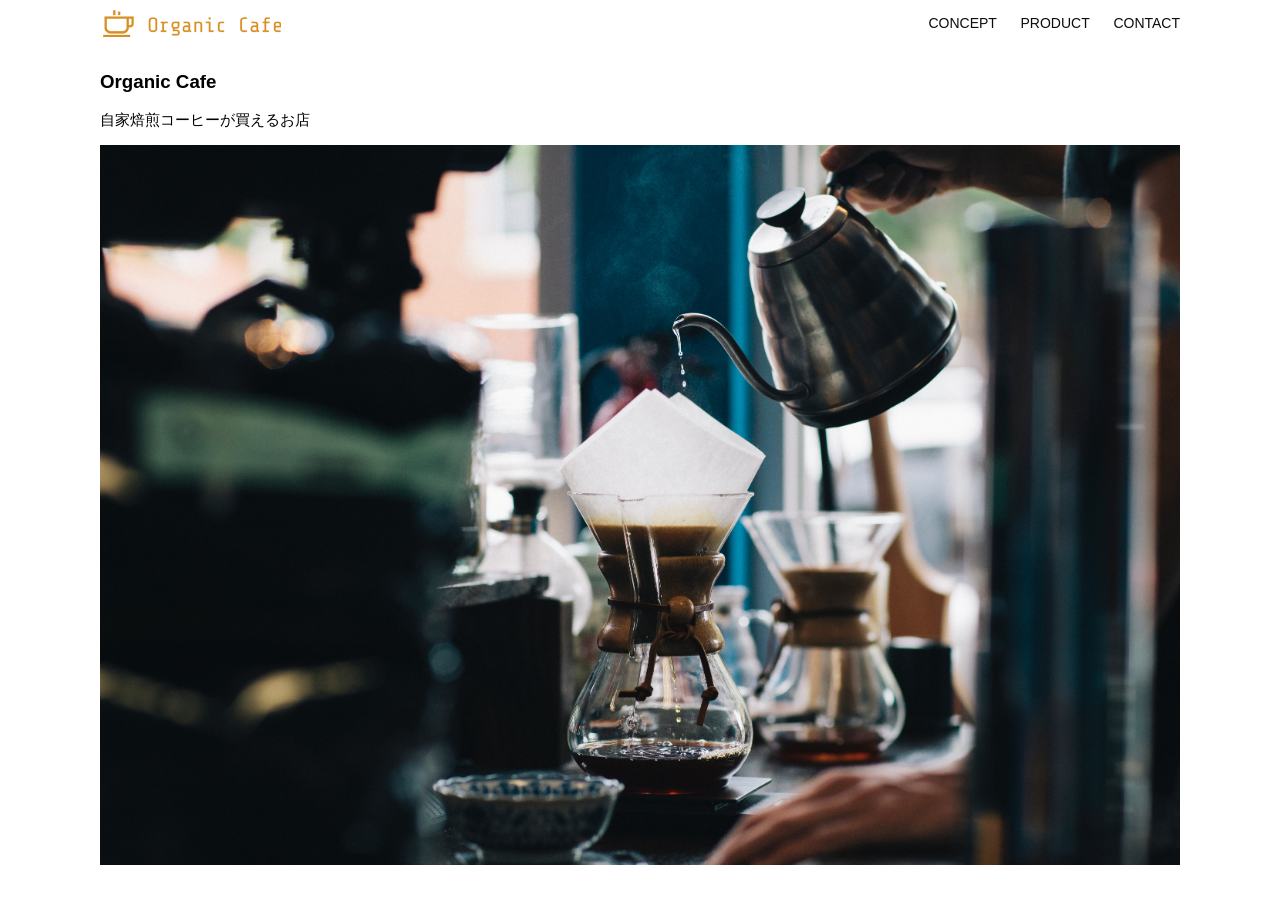
<file: html-css-kadai_013/index.html>
<!DOCTYPE html>
<html>
  <head>
    <title>Organic Cafe</title>
    <meta charset="UTF-8" />
    <meta name="description" content="自家焙煎のコーヒーがお家で楽しめるOrganic Cafe"/>
    <meta name="viewport" content="width=device-width, initial-scale=1.0" />
    <link rel="stylesheet" href="style.css" />
  </head>
  <body>
    <!-- ヘッダー -->
    <header>
      <!-- ロゴ -->
      <a href="index.html" id="logo"><img src="images/logo.png" alt="トップページに戻る"/></a>

      <!-- PC用ナビゲーション -->
      <nav id="nav-pc">
        <a href="index.html#concept">CONCEPT</a>
        <a href="index.html#product">PRODUCT</a>
        <a href="index.html#contact">CONTACT</a>
      </nav>

      <!-- スマホ用メニューボタン -->
       <img id="menu-sp" src="images/button-menu.png" alt="ナビゲーションを開く" onclick="document.getElementById('nav-sp').style.display = 'block'">
      
       <!-- スマホ用ナビゲーション -->
     <nav id="nav-sp">
       <ul>
         <li>
           <img id="close" src="images/button-close.png" alt="ナビゲーションを閉じる" onclick="document.getElementById('nav-sp').style.display = 'none'">
         </li>
         <li>
           <a id="logo-sp" href="index.html" onclick="document.getElementById('nav-sp').style.display = 'none'">
             <img src="images/logo-sp.png" alt="トップページに戻る">
           </a>
         </li>
         <li>
           <a class="menu" href="index.html#concept" onclick="document.getElementById('nav-sp').style.display = 'none'">CONCEPT</a>
         </li>
         <li>
           <a class="menu" href="index.html#product" onclick="document.getElementById('nav-sp').style.display = 'none'">PRODUCT</a>
         </li>
         <li><a class="menu" href="index.html#contact" onclick="document.getElementById('nav-sp').style.display = 'none'">CONTACT</a>
         </li>
       </ul>
     </nav>
      </header>
    

    <main>
      <article>
        <!-- メインビジュアル -->
        <section id="main-visual">
          <div id="main-message">
            <h1>Organic Cafe</h1>
            <p>自家焙煎コーヒーが買えるお店</p>
          </div>
          <img src="images/main-image.jpg" alt="コーヒーをハンドドリップで淹れる画像"/>
        </section>
         
      </article>
    </main>
  </body>
</html>
</file>
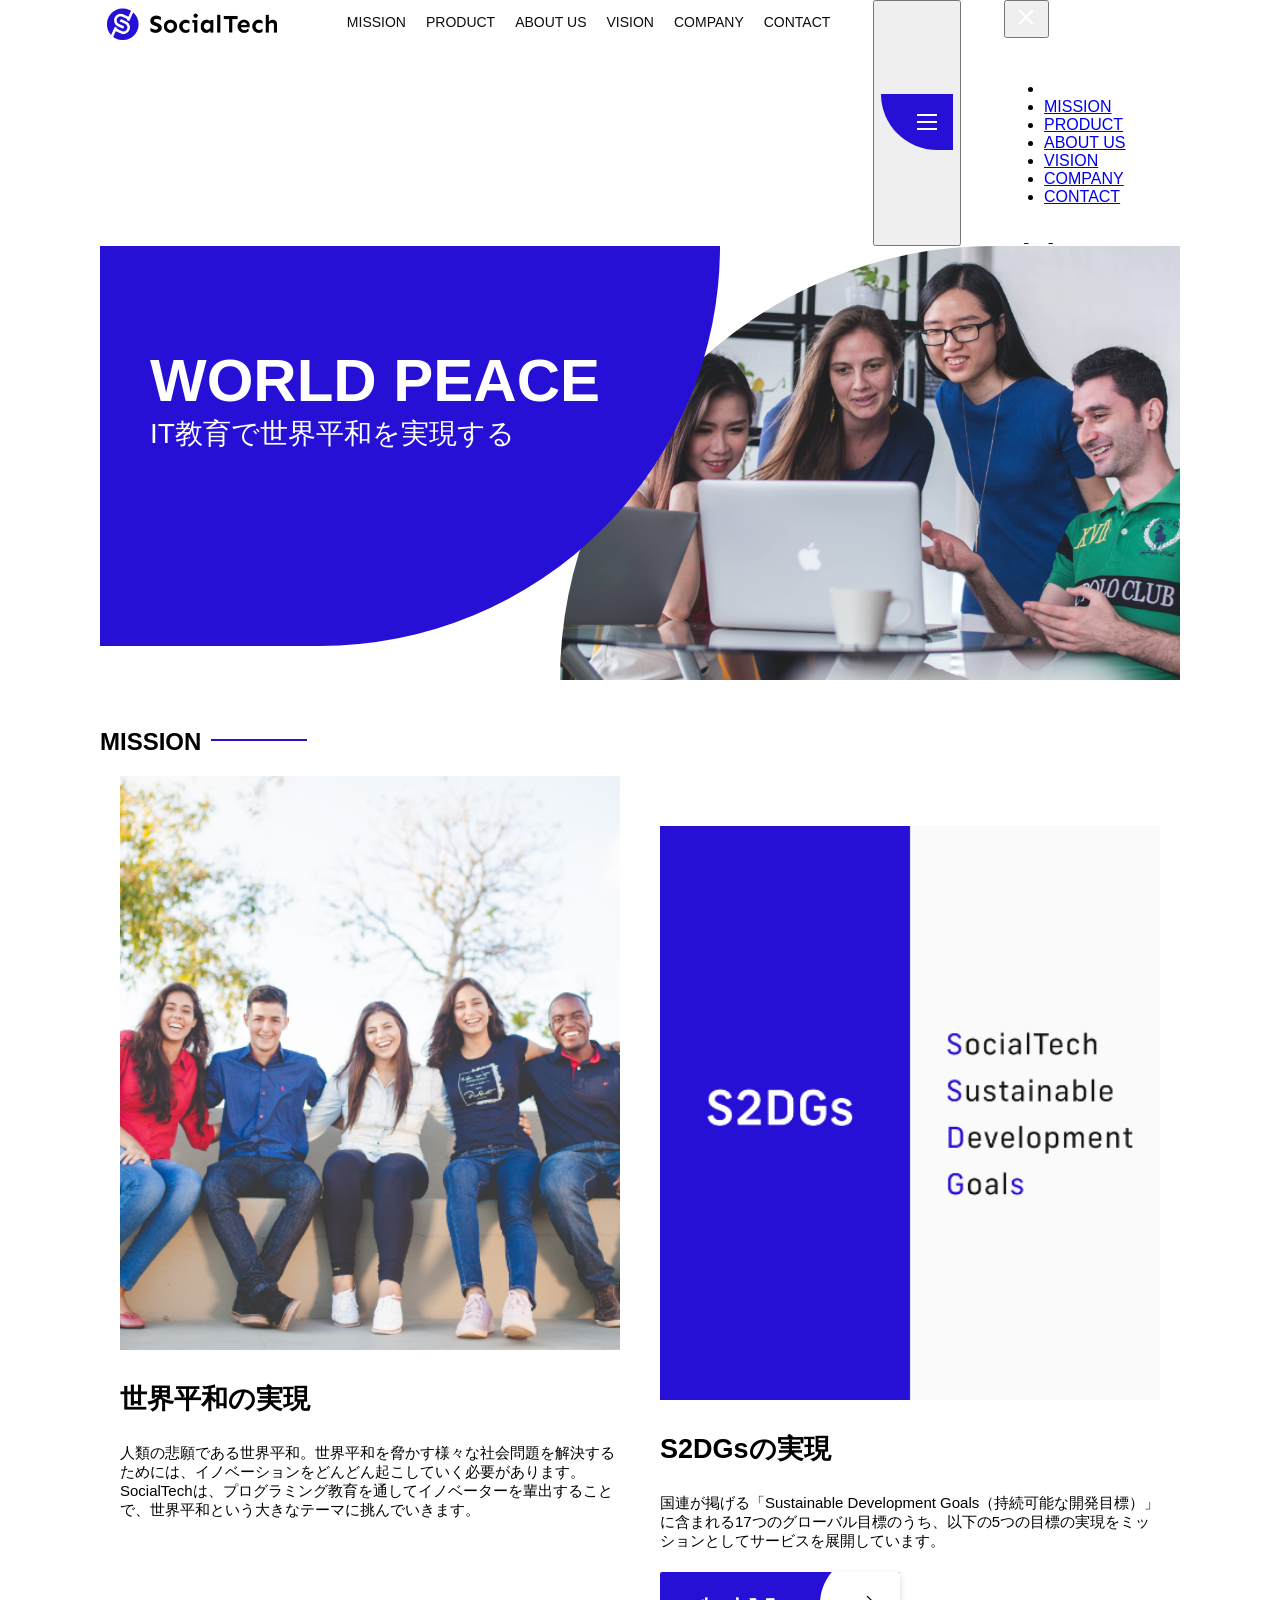
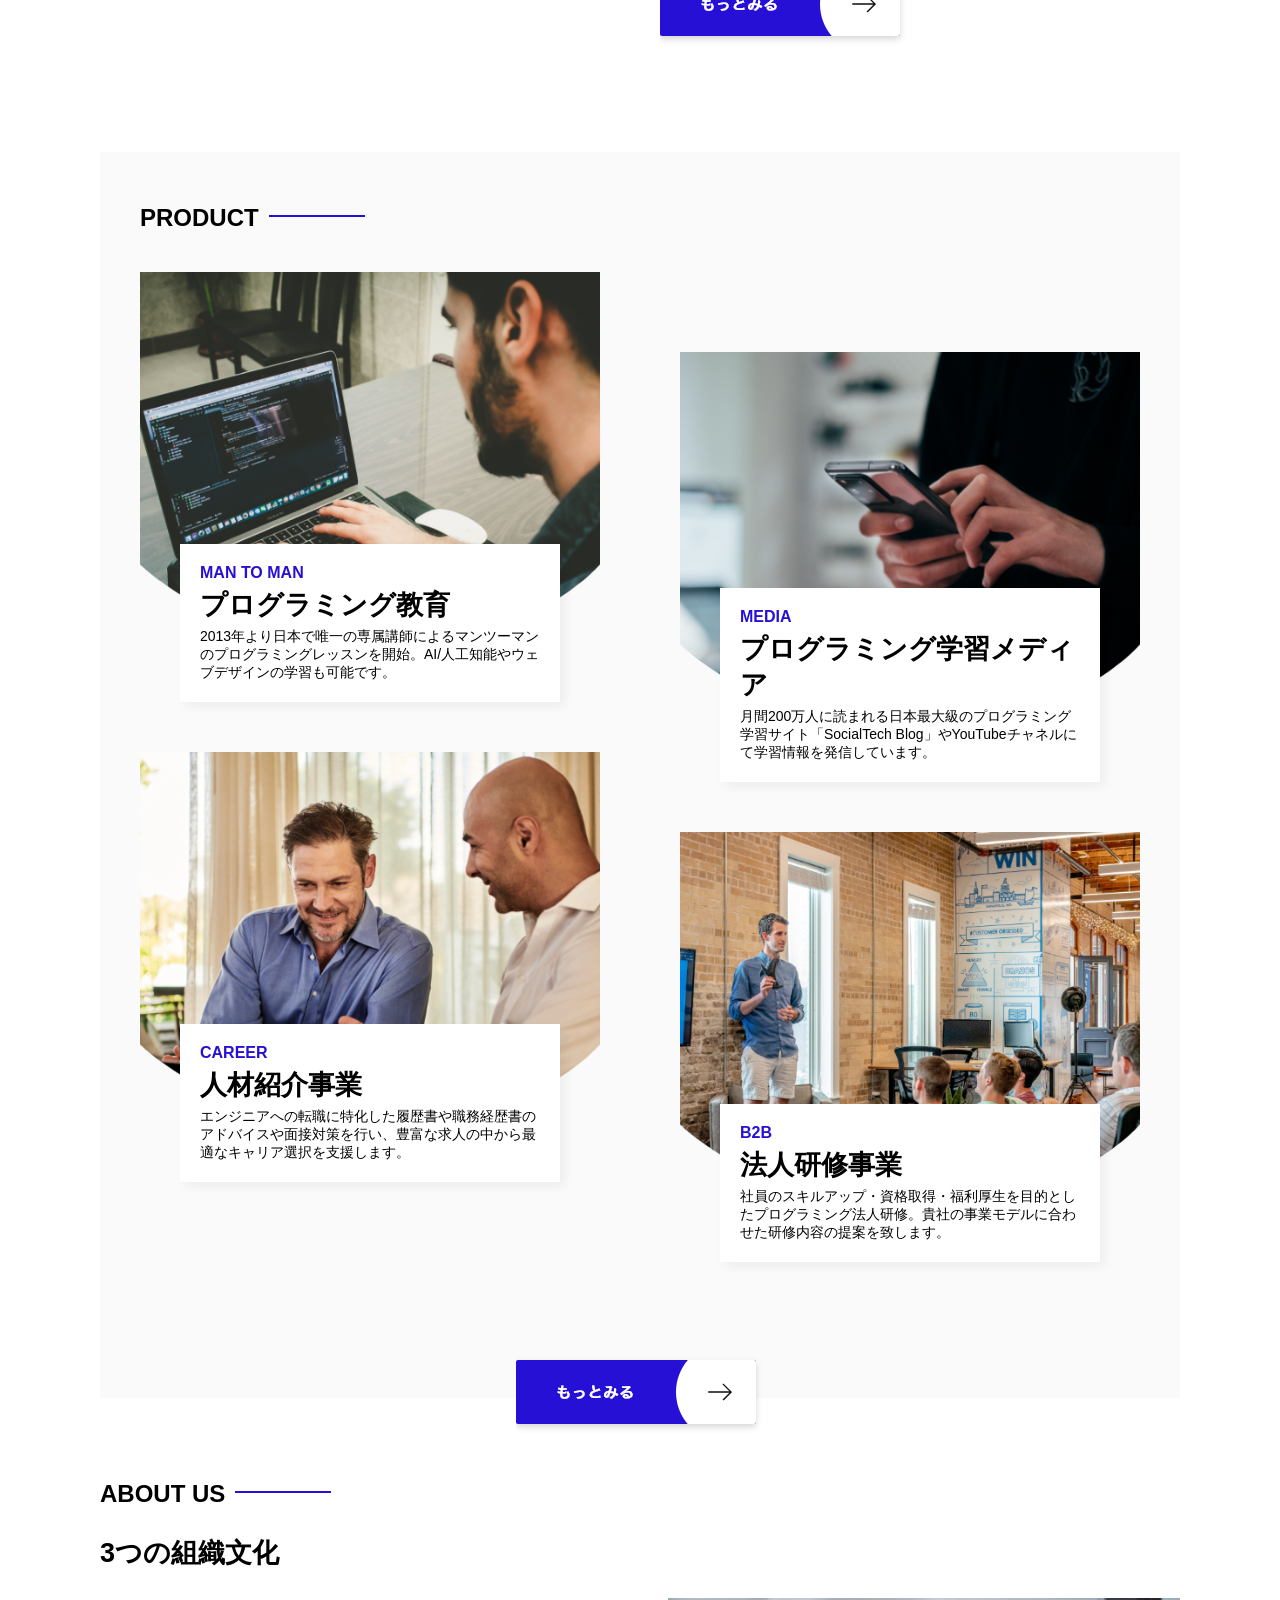
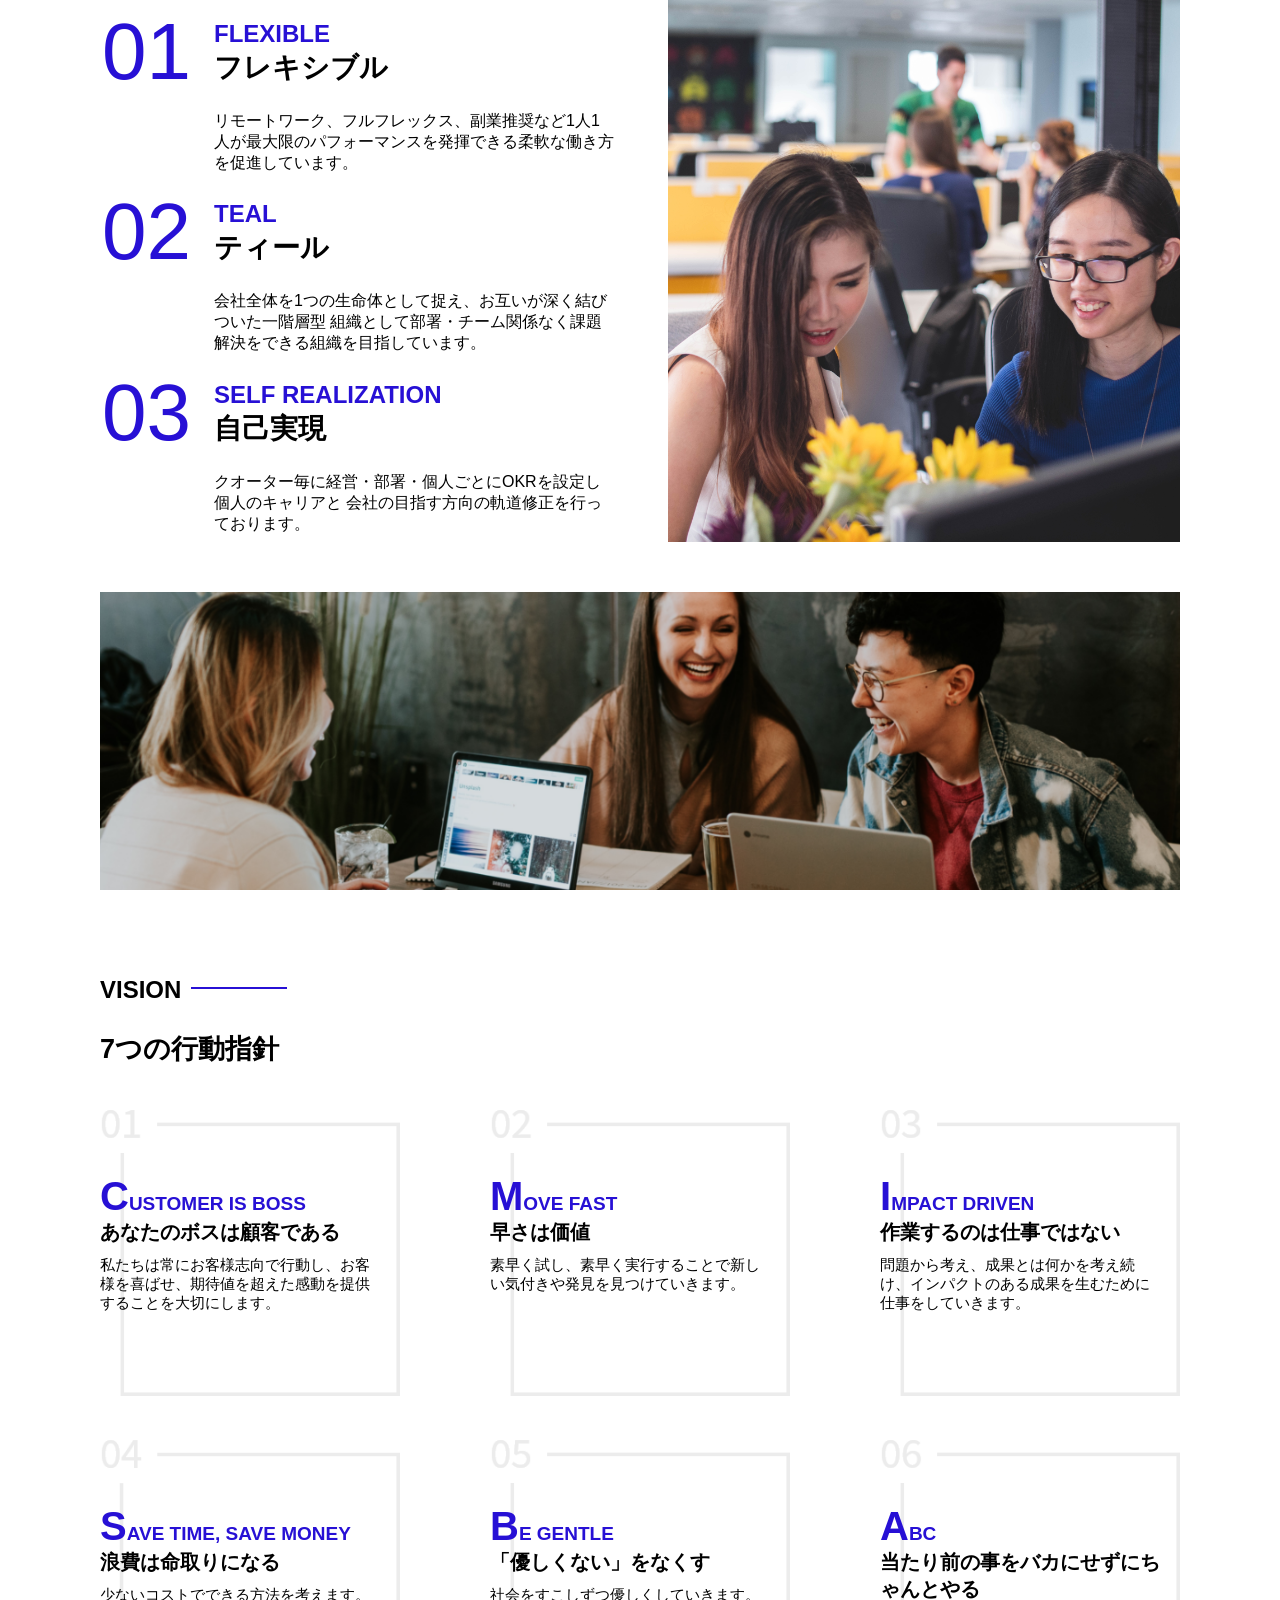
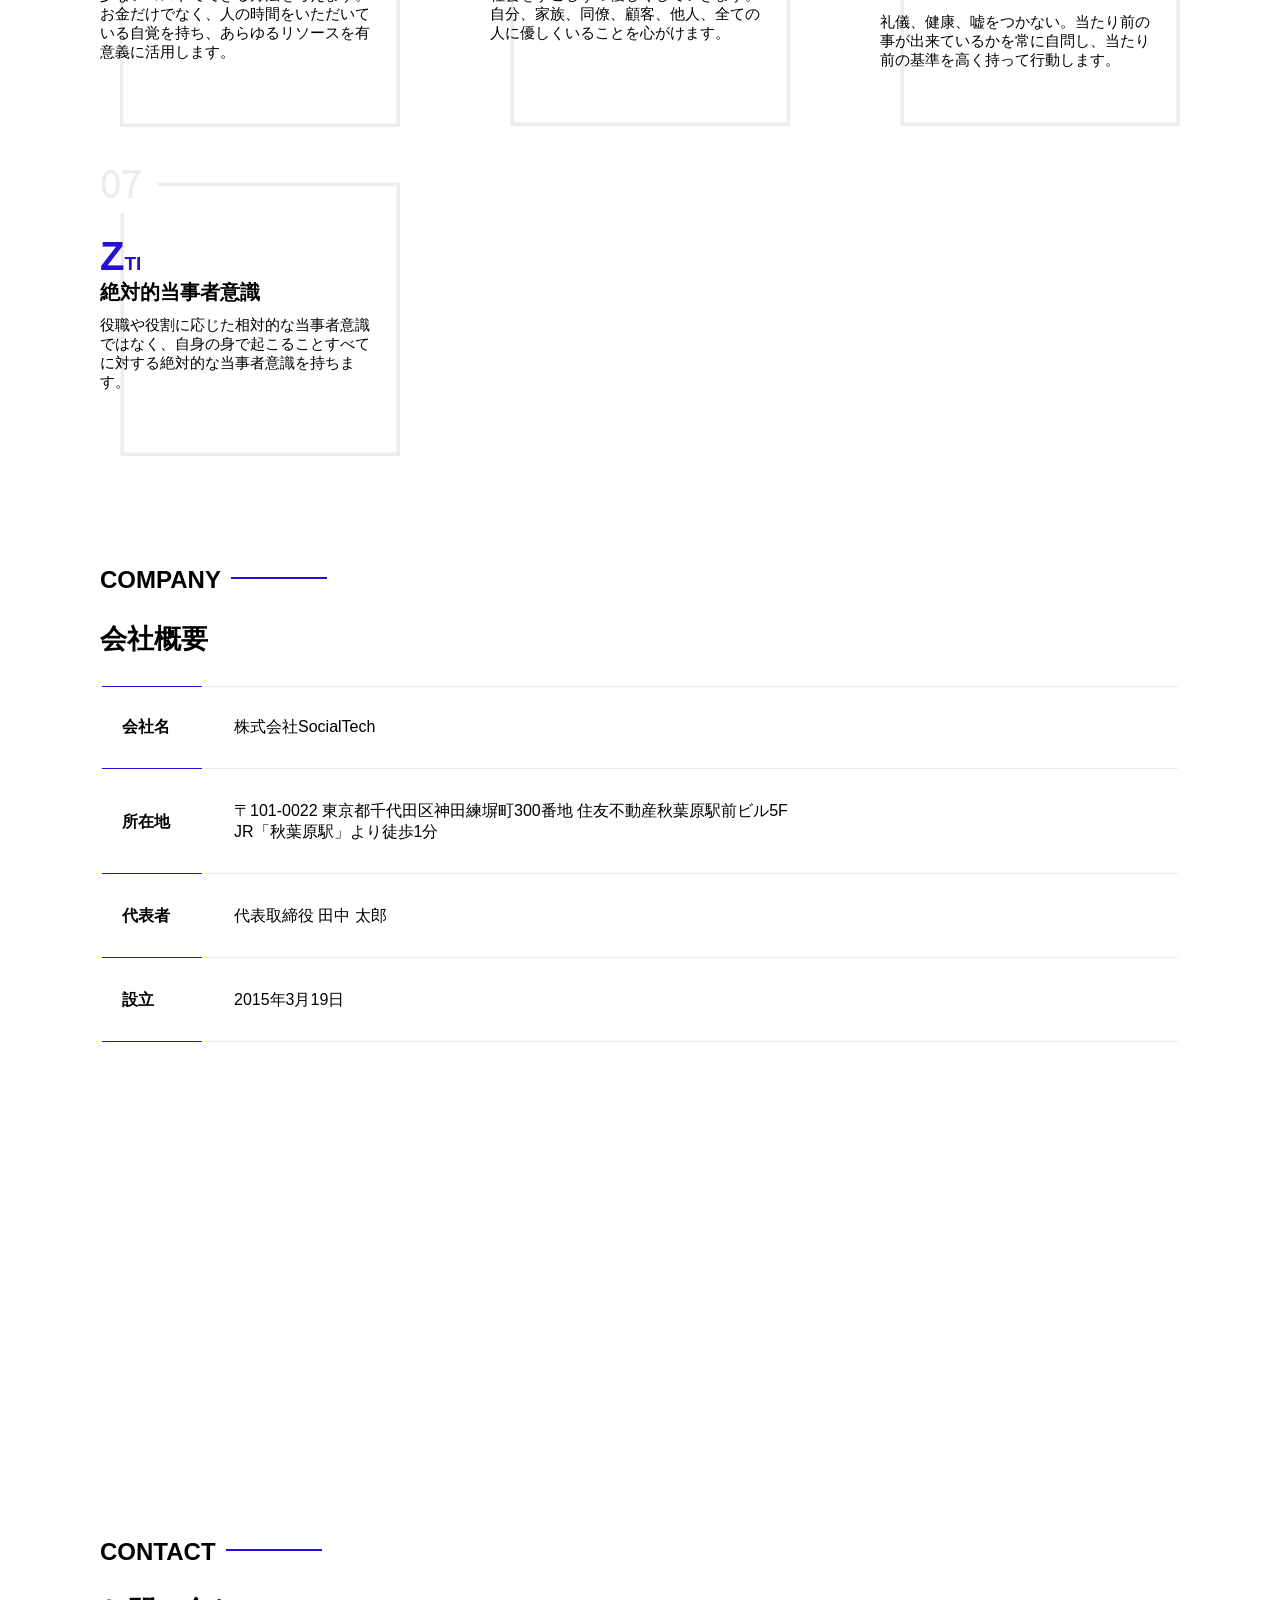
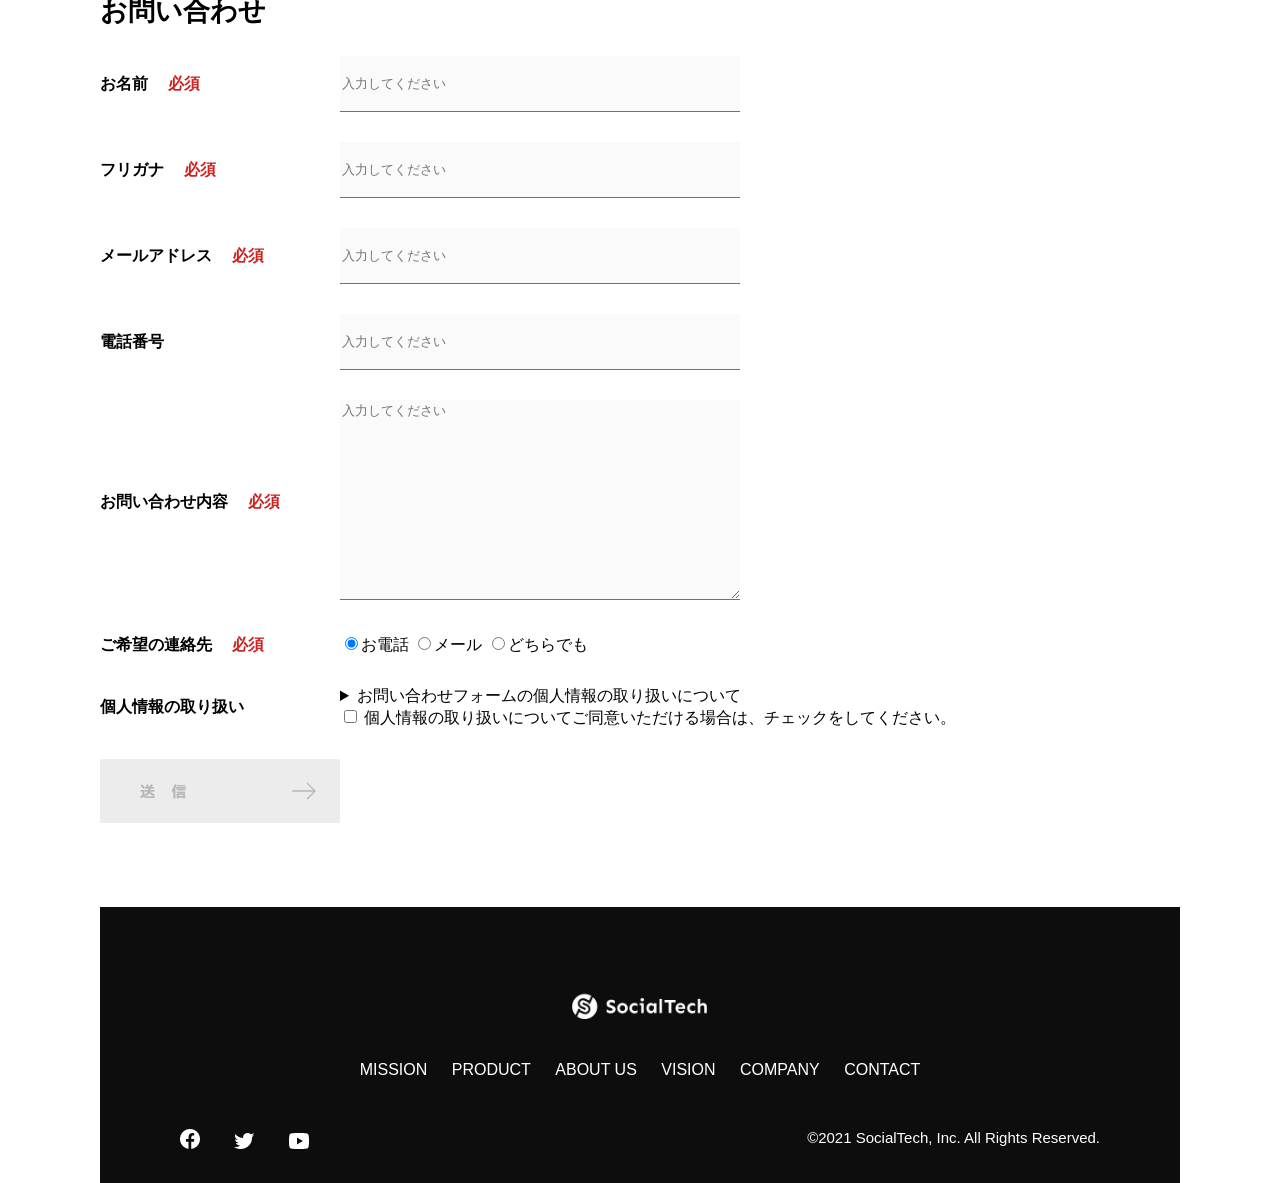
<file: kadai_tutorial_output/index.html>
<!DOCTYPE html>
<html>
<head>
  <title>SocialTech</title>
  <meta charset="UTF-8">
  <meta name="description" content="SocialTechはEdTech業界のリーディングカンパニーを目指します。">
  <meta name="viewport" content="width=device-width, initial-scale=1.0">
  <link rel="stylesheet" href="style.css">
</head>
<body>
  <!-- ヘッダー -->
  <header>
    <!-- ロゴ -->
    <a href="index.html" id="logo"><img src="images/logo.png" alt="トップページに戻る"></a>

     <!-- PC用ナビゲーション -->
    <nav id="nav-pc">
       <ul>
        <li><a href="mission.html">MISSION</a></li>
        <li><a href="product.html">PRODUCT</a></li>
        <li><a href="index.html#aboutus">ABOUT US</a></li>
        <li><a href="index.html#vision">VISION</a></li>
        <li><a href="index.html#company">COMPANY</a></li>
        <li><a href="index.html#contact">CONTACT</a></li>
       </ul>
   </nav>
    <!-- スマホ用メニューボタン -->
       <button id="menu-sp" onclick="document.getElementById('nav-sp').style.display = 'block'">
         <img src="images/button-menu.png" alt="ナビゲーションを開く">
       </button>
       <!-- スマホ用ナビゲーション -->
       <div id="nav-sp">
         <button id="close" onclick="document.getElementById('nav-sp').style.display = 'none'">
           <img src="images/button-close.png" alt="ナビゲーションを閉じる">
         </button>
 
         <nav>
           <ul>
             <li>
               <a id="logo-sp" href="index.html" onclick="document.getElementById('nav-sp').style.display = 'none'"><img src="images/logo-sp.png" alt="トップページに戻る"></a>
             </li>
             <li><a class="menu" href="mission.html" onclick="document.getElementById('nav-sp').style.display = 'none'">MISSION</a></li>
             <li><a class="menu" href="product.html" onclick="document.getElementById('nav-sp').style.display = 'none'">PRODUCT</a></li>
             <li><a class="menu" href="index.html#aboutus" onclick="document.getElementById('nav-sp').style.display = 'none'">ABOUT US</a></li>
             <li><a class="menu" href="index.html#vision" onclick="document.getElementById('nav-sp').style.display = 'none'">VISION</a></li>
             <li><a class="menu" href="index.html#company" onclick="document.getElementById('nav-sp').style.display = 'none'">COMPANY</a></li>
             <li><a class="menu" href="index.html#contact" onclick="document.getElementById('nav-sp').style.display = 'none'">CONTACT</a></li>
           </ul>
         </nav>
         <div id="sns">
           <a href="https://www.facebook.com/sejuku2013">
             <img src="images/button-facebook.png" alt="Facebookのリンク">
           </a>
           <a href="https://twitter.com/samuraijuku">
             <img src="images/button-twitter.png" alt="Twitterのリンク">
           </a>
           <a href="https://www.youtube.com/channel/UCCFOQO5aDK0xXam4cUQXT8g">
             <img src="images/button-youtube.png" alt="YouTubeのリンク">
           </a>
         </div>
       </div>
   </header>
  <main>
    <article>
      <!-- メインビジュアル -->
      <section id="main-visual">
        <div id="main-message">
            <h1>WORLD PEACE</h1>
            <p>IT教育で世界平和を実現する</p>
        </div>
        <img src="images/index/index-main.png" alt="PCの周りに集まる多国籍の仲間たち">
      </section>
      <!--ミッション-->
      <section id="mission">
         <h2 class="index-h2">MISSION</h2>
        <div id="mission-flex">
          <div>
            <img id="mission-photo" src="images/index/index-mission.png" alt="屋外のベンチで写真を撮影する多国籍の仲間たち">
            <h3>世界平和の実現</h3>
            <p>
              人類の悲願である世界平和。世界平和を脅かす様々な社会問題を解決するためには、イノベーションをどんどん起こしていく必要があります。SocialTechは、プログラミング教育を通してイノベーターを輩出することで、世界平和という大きなテーマに挑んでいきます。
            </p>
          </div>
          <div>
            <img id="s2dgs" src="images/index/s2dgs.png" alt="S2DGs">
            <h3>S2DGsの実現</h3>
            <p>国連が掲げる「Sustainable Development Goals（持続可能な開発目標）」に含まれる17つのグローバル目標のうち、以下の5つの目標の実現をミッションとしてサービスを展開しています。</p>
            <a href="mission.html">
              <img src="images/button-more.png" alt="もっとみる">
            </a>
          </div>
        </div>
      </section>
      <!-- プロダクト -->
      <section id="product">
       <h2 class="index-h2">PRODUCT</h2>
        <div class="product-flex">
         <div id="product-left">
          <div>
               <img class="product-photo" src="images/index/index-mantoman.png" alt="PCでコードを書く男性">
               <div class="product-explain">
                 <span>MAN TO MAN</span>
                 <h3>プログラミング教育</h3>
                 <p>2013年より日本で唯一の専属講師によるマンツーマンのプログラミングレッスンを開始。AI/人工知能やウェブデザインの学習も可能です。</p>
               </div>
             </div>
             <div>
               <img class="product-photo" src="images/index/index-career.png" alt="笑顔で話し合う2人の男性">
               <div class="product-explain">
                 <span>CAREER</span>
                 <h3>人材紹介事業</h3>
                 <p>エンジニアへの転職に特化した履歴書や職務経歴書のアドバイスや面接対策を行い、豊富な求人の中から最適なキャリア選択を支援します。</p>
               </div>
             </div>
         </div>
         <div id="product-right">
          <div>
              <img class="product-photo" src="images/index/index-media.png" alt="スマートフォンを操作する人">
              <div class="product-explain">
                <span>MEDIA</span>
                <h3>プログラミング学習メディア</h3>
                <p>月間200万人に読まれる日本最大級のプログラミング学習サイト「SocialTech Blog」やYouTubeチャネルにて学習情報を発信しています。</p>
              </div>
            </div>
            <div>
              <img class="product-photo" src="images/index/index-b2b.png" alt="講演中の男性とそれを聴く人々">
              <div class="product-explain">
                <span>B2B</span>
                <h3>法人研修事業</h3>
                <p>社員のスキルアップ・資格取得・福利厚生を目的としたプログラミング法人研修。貴社の事業モデルに合わせた研修内容の提案を致します。</p>
              </div>
            </div>
          </div>
        </div>
        <div id="product-more">
          <a href="product.html">
            <img src="images/button-more.png" alt="もっとみる">
          </a>
         </div>
        </div>
      </section>
      <!-- ABOUT US -->
      <section id="aboutus">
        <h2 class="index-h2">ABOUT US</h2>
        <h3>3つの組織文化</h3>
        <div>
          <table class="culture-table">
            <tr>
              <td class="culture-num">01</td>
              <th><span class="culture-en">FLEXIBLE</span><br>フレキシブル</th>
            </tr>
            <tr>
              <td>
                <!--空のセル-->
              </td>
              <td class="culture-description">リモートワーク、フルフレックス、副業推奨など1人1人が最大限のパフォーマンスを発揮できる柔軟な働き方を促進しています。</td>
            </tr>
            <tr>
              <td class="culture-num">02</td>
              <th><span class="culture-en">TEAL</span><br>ティール</th>
            </tr>
            <tr>
              <td>
                <!--空のセル-->
              </td>
              <td class="culture-description">会社全体を1つの生命体として捉え、お互いが深く結びついた一階層型 組織として部署・チーム関係なく課題解決をできる組織を目指しています。</td>
            </tr>
            <tr>
              <td class="culture-num">03</td>
              <th><span class="culture-en">SELF REALIZATION</span><br>自己実現</th>
            </tr>
            <tr>
              <td>
                <!--空のセル-->
              </td>
              <td class="culture-description">クオーター毎に経営・部署・個人ごとにOKRを設定し個人のキャリアと 会社の目指す方向の軌道修正を行っております。</td>
            </tr>
          </table>
          <img class="culture-img" src="images/index/index-aboutus1.png" alt="笑顔で話し合う2人の女性">
        </div>
        <img class="culture-img2" src="images/index/index-aboutus2.png" alt="笑顔で話し合う3人の男女">
      </section>
      <!-- VISION -->
      <section id="vision">
        <h2 class="index-h2">VISION</h2>
        <h3>7つの行動指針</h3>
        <div>
            <div class="vision-box">
               <img src="images/index/vision-01.png" alt="01">
               <div>
                 <h4>CUSTOMER IS BOSS</h4>
                 <h5>あなたのボスは顧客である</h5>
                 <p>私たちは常にお客様志向で行動し、お客様を喜ばせ、期待値を超えた感動を提供することを大切にします。</p>
               </div>
             </div>
             <div class="vision-box">
               <img src="images/index/vision-02.png" alt="02">
               <div>
                 <h4>MOVE FAST</h4>
                 <h5>早さは価値</h5>
                 <p>素早く試し、素早く実行することで新しい気付きや発見を見つけていきます。</p>
               </div>
             </div>
             <div class="vision-box">
               <img src="images/index/vision-03.png" alt="03">
               <div>
                 <h4>IMPACT DRIVEN</h4>
                 <h5>作業するのは仕事ではない</h5>
                 <p>問題から考え、成果とは何かを考え続け、インパクトのある成果を生むために仕事をしていきます。</p>
               </div>
             </div>
             <div class="vision-box">
               <img src="images/index/vision-04.png" alt="04">
               <div>
                 <h4>SAVE TIME, SAVE MONEY</h4>
                 <h5>浪費は命取りになる</h5>
                 <p>少ないコストでできる方法を考えます。お金だけでなく、人の時間をいただいている自覚を持ち、あらゆるリソースを有意義に活用します。</p>
               </div>
             </div>
             <div class="vision-box">
               <img src="images/index/vision-05.png" alt="05">
               <div>
                 <h4>BE GENTLE</h4>
                 <h5>「優しくない」をなくす</h5>
                 <p>社会をすこしずつ優しくしていきます。自分、家族、同僚、顧客、他人、全ての人に優しくいることを心がけます。</p>
               </div>
             </div>
             <div class="vision-box">
               <img src="images/index/vision-06.png" alt="06">
               <div>
                 <h4>ABC</h4>
                 <h5>当たり前の事をバカにせずにちゃんとやる</h5>
                 <p>礼儀、健康、嘘をつかない。当たり前の事が出来ているかを常に自問し、当たり前の基準を高く持って行動します。</p>
               </div>
             </div>
             <div class="vision-box">
               <img src="images/index/vision-07.png" alt="07">
               <div>
                 <h4>ZTI</h4>
                 <h5>絶対的当事者意識</h5>
                 <p>役職や役割に応じた相対的な当事者意識ではなく、自身の身で起こることすべてに対する絶対的な当事者意識を持ちます。</p>
               </div>
             </div>
        </div>
      </section>
      <!-- COMPANY -->
      <section id="company">
        <h2 class="index-h2">COMPANY</h2>
        <h3>会社概要</h3>
         <table id="company-table">
             <tr>
               <th class="tableheader tableheader-first">会社名</th>
               <td class="cell cell-first">株式会社SocialTech</td>
             </tr>
             <tr>
               <th class="tableheader">所在地</th>
               <td class="cell">〒101-0022 東京都千代田区神田練塀町300番地 住友不動産秋葉原駅前ビル5F<br>JR「秋葉原駅」より徒歩1分</td>
             </tr>
             <tr>
               <th class="tableheader">代表者</th>
               <td class="cell">代表取締役 田中 太郎</td>
             </tr>
             <tr>
               <th class="tableheader">設立</th>
               <td class="cell">2015年3月19日</td>
             </tr>
           </table>
            <iframe 
 src="https://www.google.com/maps/embed?pb=!1m18!1m12!1m3!1d3240.0688551336807!2d139.7720776771055!3d35.69992317258124!2m3!1f0!2f0!3f0!3m2!1i1024!2i768!4f13.1!3m3!1m2!1s0x60188fee13660e23%3A0x77137876edf742ac!2z5L2P5Y-L5LiN5YuV55Sj56eL6JGJ5Y6f6aeF5YmN44OT44Or!5e0!3m2!1sja!2sjp!4v1704858013291!5m2!1sja!2sjp" 
 style="border: 0" allowfullscreen="" loading="lazy">
 </iframe>
      </section>
      <!-- お問い合わせフォーム -->
      <section id="contact">
        <h2 class="index-h2">CONTACT</h2>
        <h3>お問い合わせ</h3>
        <form>
          <div>
            <div class="contact-heading">
              <label class="contact-label">お名前<span class="contact-span">必須</span></label>
            </div>
            <div>
              <input type="text" name="name" placeholder="入力してください" class="contact-textbox">
            </div>
          </div>
          <div>
            <div class="contact-heading">
              <label class="contact-label">フリガナ<span class="contact-span">必須</span></label>
            </div>
            <div>
              <input type="text" name="hurigana" placeholder="入力してください" class="contact-textbox">
            </div>
          </div>
          <div>
            <div class="contact-heading">
              <label class="contact-label">メールアドレス<span class="contact-span">必須</span></label>
            </div>
            <div>
              <input type="text" name="email" placeholder="入力してください" class="contact-textbox">
            </div>
          </div>
          <div>
            <div class="contact-heading">
              <label class="contact-label">電話番号</label>
            </div>
            <div>
              <input type="text" name="tel" placeholder="入力してください" class="contact-textbox">
            </div>
          </div>
          <div>
            <div class="contact-heading">
              <label class="contact-label">お問い合わせ内容<span class="contact-span">必須</span></label>
            </div>
            <div>
              <textarea class="contact-textarea" placeholder="入力してください" name="message"></textarea>
            </div>
          </div>
          <div>
            <div class="contact-heading">
              <label class="contact-label">ご希望の連絡先<span class="contact-span">必須</span></label>
            </div>
            <div>
              <input class="radiobutton" type="radio" value="tel" name="contact" checked><label>お電話</label>
              <input class="radiobutton" type="radio" value="mail" name="contact"><label>メール</label>
              <input class="radiobutton" type="radio" value="both" name="contact"><label>どちらでも</label>
            </div>
          </div>
          <div>
               <div class="contact-heading">
                 <label class="contact-label">個人情報の取り扱い</label>
               </div>
               <div>
                 <details>
                   <summary>お問い合わせフォームの個人情報の取り扱いについて</summary>
                   <div>
                     <dl>
                       <dt>１．組織の名称又は氏名</dt>
                       <dd>株式会社SocialTech</dd>
                       <dt>２．個人情報保護管理者（若しくはその代理人）の氏名又は職名、所属及び連絡先</dt>
                       <dd>
                         <p>鈴木 一郎 コーポレート部</p>
                         <p>メールアドレス：samurai@example.com</p>
                         <p>TEL：03-1234-5678</p>
                       </dd>
                       <dt>３．個人情報の利用目的</dt>
                       <dd>
                         <ul>
                           <li>本サービス及び本サービスに関連する情報の提供又はそれらに関する連絡のため</li>
                           <li>ユーザーの本人確認のため</li>
                           <li>当社サービスのご案内のため</li>
                           <li>当社の商品等の広告または宣伝（電子メールによるものを含むものとします。）</li>
                         </ul>
                       </dd>
                       <dt>４．個人情報の取り扱い業務の委託</dt>
                       <dd>個人情報の取扱業務の全部または一部を外部に業務委託する場合があります。その際、弊社は、個人情報を適切に保護できる管理体制を敷き実行していることを条件として委託先を厳選したうえで、機密保持契約を委託先と締結し、お客様の個人情報を厳密に管理させます。</dd>
                       <dt>５．個人情報の開示等の請求</dt>
                       <dd>
                         お客様は、弊社に対してご自身の個人情報の開示等（利用目的の通知、開示、内容の訂正・追加・削除、利用の停止または消去、第三者への提供の停止）に関して、当社問合わせ窓口に申し出ることができます。<br>
                         その際、弊社はお客様ご本人を確認させていただいたうえで、合理的な期間内に対応いたします。<br>
                         なお、個人情報に関する弊社問合わせ先は、次の通りです。
                       </dd>
                       <dd>
                         <p>株式会社SocialTech　個人情報問合せ窓口</p>
                         <p>〒150-0043　東京都千代田区神田練塀町300番地 住友不動産秋葉原駅前ビル5F</p>
                         <p>メールアドレス：samurai@example.com　TEL：03-1234-5678</p>
                       </dd>
 
                       <dt>６．個人情報を提供されることの任意性について</dt>
                       <dd>お客様がご自身の個人情報を弊社に提供されるか否かは、お客様のご判断によりますが、もしご提供されない場合には、適切なサービスが提供できない場合がありますので予めご了承ください。</dd>
                     </dl>
                   </div>
                 </details>
                 <input type="checkbox" name="agree">
                 <span>個人情報の取り扱いについてご同意いただける場合は、チェックをしてください。</span>
               </div>
             </div>
             <input type="image" src="images/button-submit.png" alt="送信する">
        </form>
      </section>
    </article>
  </main>

  <footer>
      <div id="footer-logo">
        <img src="images/logo-sp.png" alt="SocialTech">
      </div>
      <div id="footer-link">
        <a href="mission.html">MISSION</a>
        <a href="product.html">PRODUCT</a>
        <a href="index.html#aboutus">ABOUT US</a>
        <a href="index.html#vision">VISION</a>
        <a href="index.html#company">COMPANY</a>
        <a href="index.html#contact">CONTACT</a>
      </div>
      <div id="sns-footer">
         <div class="sns-btns">
           <a href="https://www.facebook.com/sejuku2013"><img src="images/button-facebook.png" alt="Facebookのリンク"></a>
           <a href="https://twitter.com/samuraijuku"><img src="images/button-twitter.png" alt="Twitterのリンク"></a>
           <a href="https://www.youtube.com/channel/UCCFOQO5aDK0xXam4cUQXT8g"><img src="images/button-youtube.png" alt="YouTubeのリンク"></a>
         </div>
         <p id="copyright">&copy;2021 SocialTech, Inc. All Rights Reserved.</p>
       </div>
  </footer>

</body>
</html>
</file>
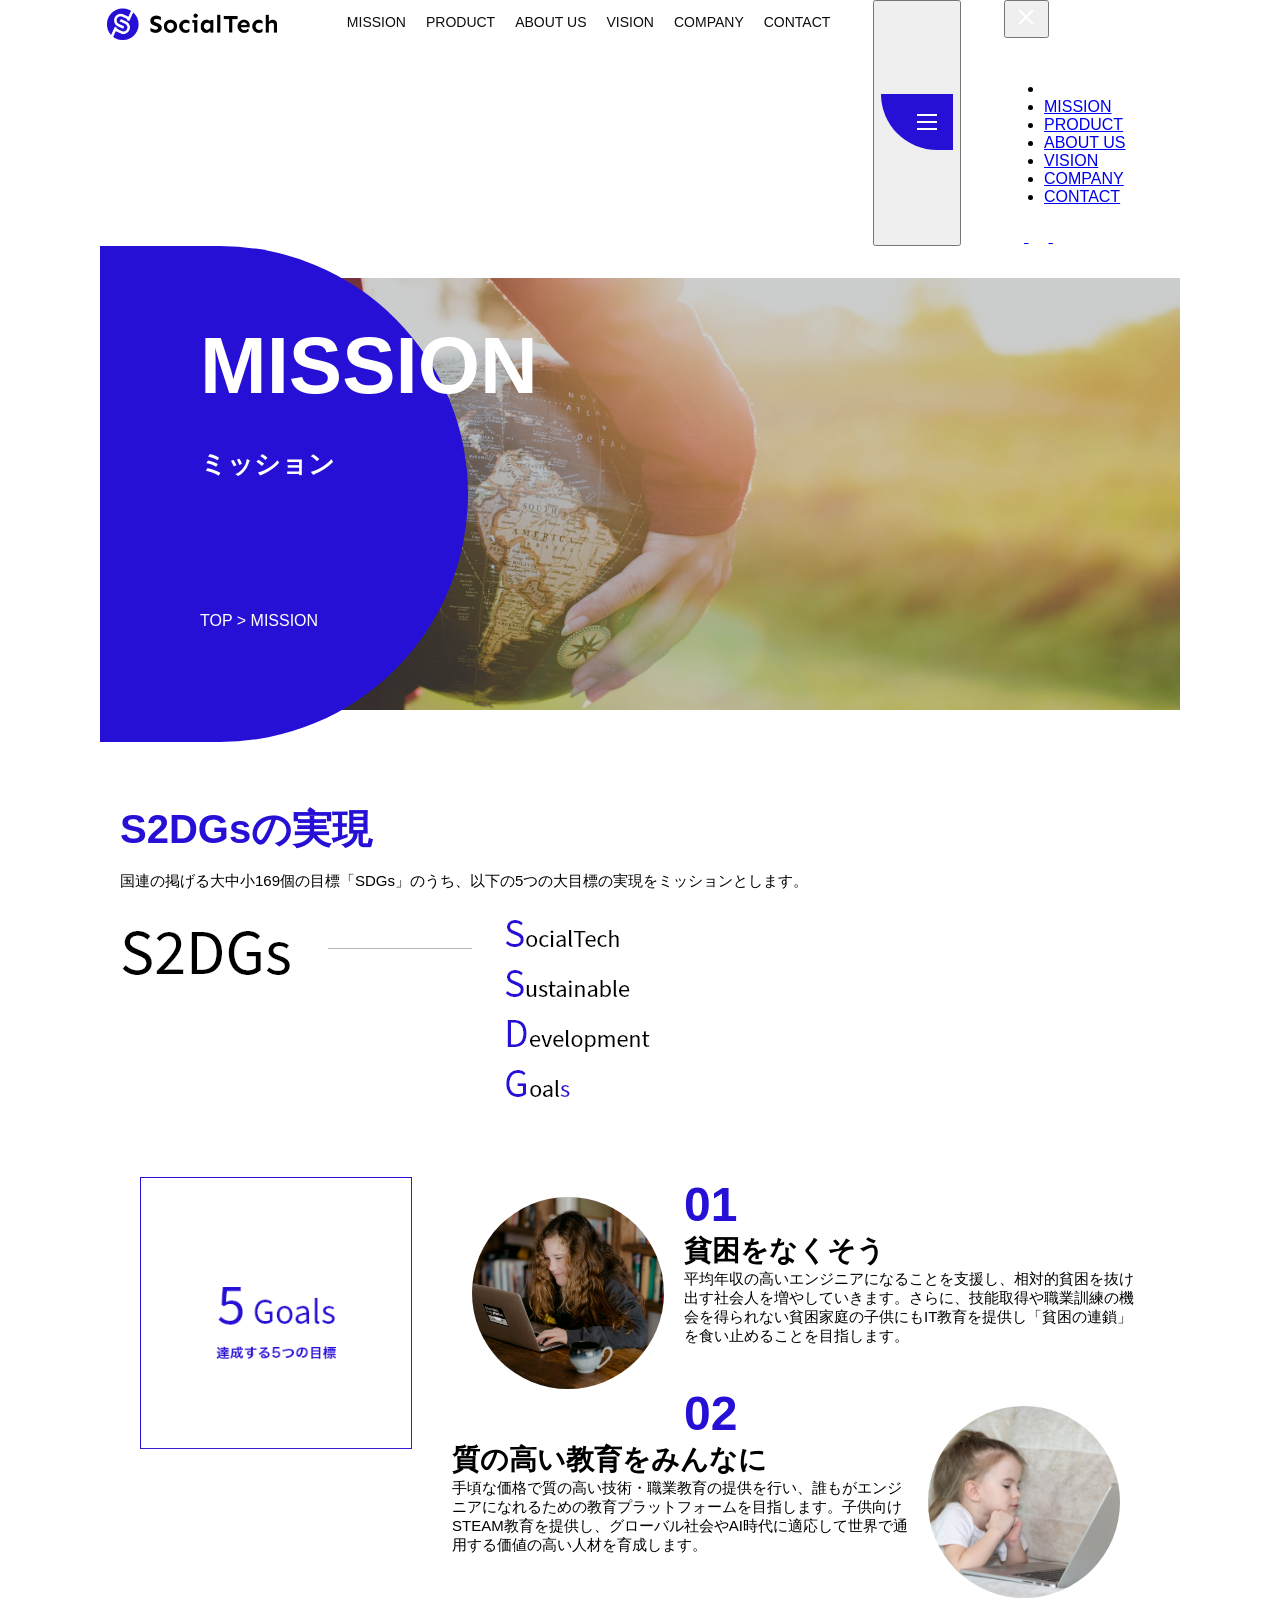
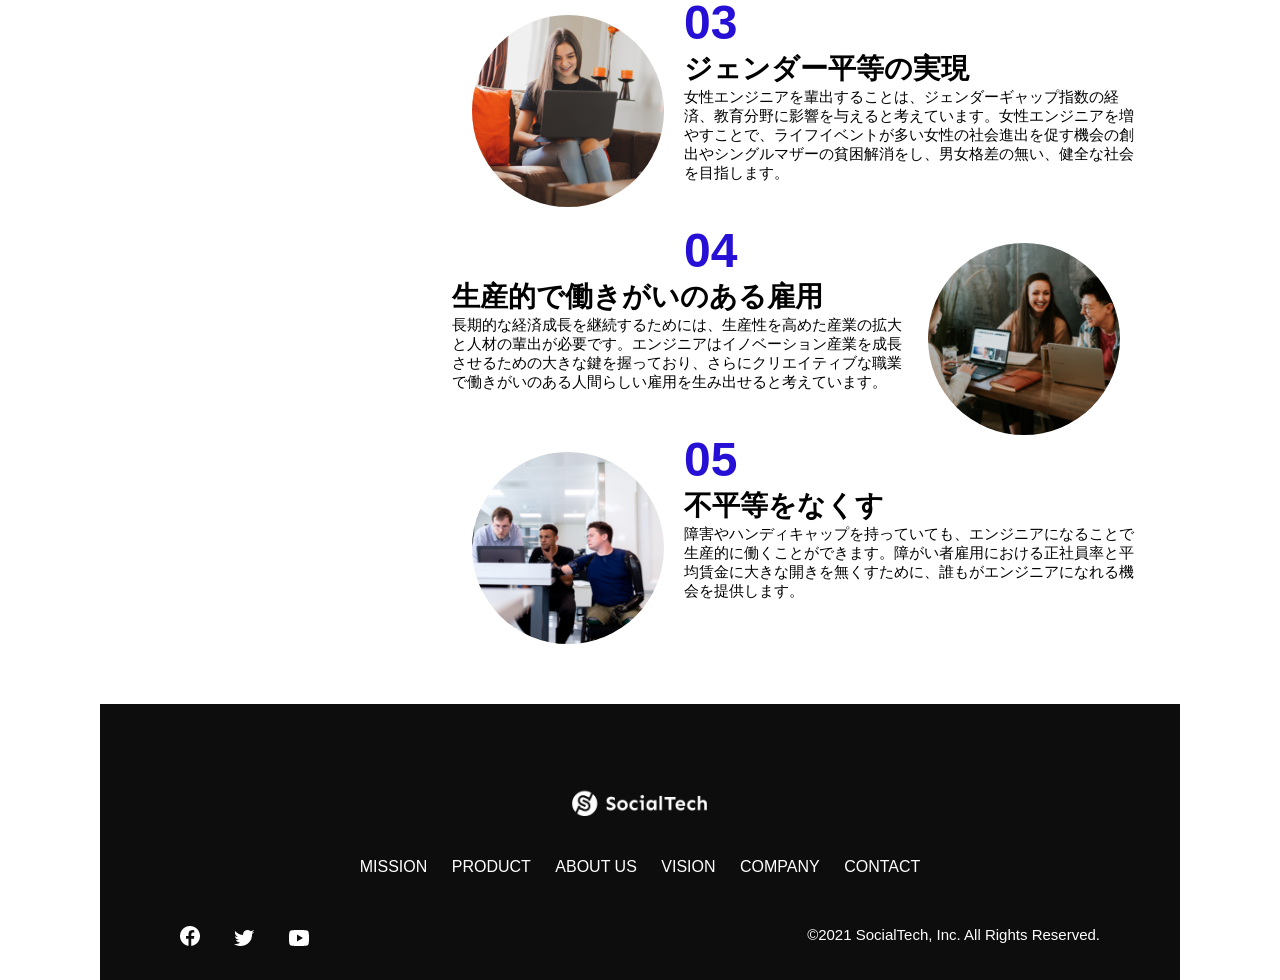
<file: kadai_tutorial_output/mission.html>
<!DOCTYPE html>
<html>
  <head>
    <title>SocialTech - MISSION ミッション -</title>
    <meta charset="utf-8">
    <meta name="description" content="SocialTechが目指す5つの目標（S2DGs）を紹介します">
    <meta name="viewport" content="width=device-width, initial-scale=1.0">
    <link rel="stylesheet" href="style.css">
  </head>

  <body>
    <!-- ヘッダー -->
    <header>
      <!-- ロゴ -->
      <a href="index.html" id="logo">
        <img src="images/logo.png" alt="トップページに戻る">
      </a>

      <!-- PC用ナビゲーション -->
      <nav id="nav-pc">
        <ul>
          <li><a href="mission.html">MISSION</a></li>
          <li><a href="product.html">PRODUCT</a></li>
          <li><a href="index.html#aboutus">ABOUT US</a></li>
          <li><a href="index.html#vision">VISION</a></li>
          <li><a href="index.html#company">COMPANY</a></li>
          <li><a href="index.html#contact">CONTACT</a></li>
        </ul>
      </nav>

      <!-- スマホ用メニューボタン -->
      <button id="menu-sp" onclick="document.getElementById('nav-sp').style.display = 'block'">
        <img src="images/button-menu.png" alt="ナビゲーションを開く">
      </button>

      <!-- スマホ用ナビゲーション -->
      <div id="nav-sp">
        <button id="close" onclick="document.getElementById('nav-sp').style.display = 'none'">
          <img src="images/button-close.png" alt="ナビゲーションを閉じる">
        </button>

        <nav>
          <ul>
            <li>
              <a id="logo-sp" href="index.html" onclick="document.getElementById('nav-sp').style.display = 'none'"><img src="images/logo-sp.png" alt="トップページに戻る"></a>
            </li>
            <li><a class="menu" href="mission.html" onclick="document.getElementById('nav-sp').style.display = 'none'">MISSION</a></li>
            <li><a class="menu" href="product.html" onclick="document.getElementById('nav-sp').style.display = 'none'">PRODUCT</a></li>
            <li><a class="menu" href="index.html#aboutus" onclick="document.getElementById('nav-sp').style.display = 'none'">ABOUT US</a></li>
            <li><a class="menu" href="index.html#vision" onclick="document.getElementById('nav-sp').style.display = 'none'">VISION</a></li>
            <li><a class="menu" href="index.html#company" onclick="document.getElementById('nav-sp').style.display = 'none'">COMPANY</a></li>
            <li><a class="menu" href="index.html#contact" onclick="document.getElementById('nav-sp').style.display = 'none'">CONTACT</a></li>
          </ul>
        </nav>
        <div id="sns">
          <a href="https://www.facebook.com/sejuku2013">
            <img src="images/button-facebook.png" alt="Facebookのリンク">
          </a>
          <a href="https://twitter.com/samuraijuku">
            <img src="images/button-twitter.png" alt="Twitterのリンク">
          </a>
          <a href="https://www.youtube.com/channel/UCCFOQO5aDK0xXam4cUQXT8g">
            <img src="images/button-youtube.png" alt="YouTubeのリンク">
          </a>
        </div>
      </div>
    </header>

    <main>
      <article>
        <section id="mission-main">
           <div class="mission-main-inner">
             <div id="mission-title">
               <h1>MISSION<br><span>ミッション</span></h1>
               <p>TOP > MISSION</p>
             </div>
           </div>
         </section>

         <section id="mission-s2dgs">
            <h2 class="mission-h2">S2DGsの実現</h2>
            <p>国連の掲げる大中小169個の目標「SDGs」のうち、以下の5つの大目標の実現をミッションとします。</p>
            <img src="images/mission/mission-s2dgs.png" alt="S2DGs">
          </section>

          <section id="mission-five-goals">
           <div class="five-goals-image">
             <img src="images/mission/mission-5goals.png" alt="5Goals">
           </div>

           <div class="five-goals-read">
             <div>
               <img class="fivegoals-image-left" src="images/mission/mission-5goals01.png" alt="PCを操作する女の子">
               <span class="fivegoals-number">01</span>
               <h3 class="fivegoals-h3">貧困をなくそう</h3>
               <p class="fivegoals-p">平均年収の高いエンジニアになることを支援し、相対的貧困を抜け出す社会人を増やしていきます。さらに、技能取得や職業訓練の機会を得られない貧困家庭の子供にもIT教育を提供し「貧困の連鎖」を食い止めることを目指します。</p>
             </div>
             <div>
               <img class="fivegoals-image-right" src="images/mission/mission-5goals02.png" alt="PCを見つめる小さい女の子">
               <span class="fivegoals-number">02</span>
               <h3 class="fivegoals-h3">質の高い教育をみんなに</h3>
               <p class="fivegoals-p">手頃な価格で質の高い技術・職業教育の提供を行い、誰もがエンジニアになれるための教育プラットフォームを目指します。子供向けSTEAM教育を提供し、グローバル社会やAI時代に適応して世界で通用する価値の高い人材を育成します。</p>
             </div>
             <div>
               <img class="fivegoals-image-left" src="images/mission/mission-5goals03.png" alt="PCを操作する女性">
               <span class="fivegoals-number">03</span>
               <h3 class="fivegoals-h3">ジェンダー平等の実現</h3>
               <p class="fivegoals-p">女性エンジニアを輩出することは、ジェンダーギャップ指数の経済、教育分野に影響を与えると考えています。女性エンジニアを増やすことで、ライフイベントが多い女性の社会進出を促す機会の創出やシングルマザーの貧困解消をし、男女格差の無い、健全な社会を目指します。</p>
             </div>
             <div>
               <img class="fivegoals-image-right" src="images/mission/mission-5goals04.png" alt="笑顔で話し合う3人の男女">
               <span class="fivegoals-number">04</span>
               <h3 class="fivegoals-h3">生産的で働きがいのある雇用</h3>
               <p class="fivegoals-p">長期的な経済成長を継続するためには、生産性を高めた産業の拡大と人材の輩出が必要です。エンジニアはイノベーション産業を成長させるための大きな鍵を握っており、さらにクリエイティブな職業で働きがいのある人間らしい雇用を生み出せると考えています。</p>
             </div>
             <div>
               <img class="fivegoals-image-left" src="images/mission/mission-5goals05.png" alt="障害を持つ男性が生き生きと働く様子">
               <span class="fivegoals-number">05</span>
               <h3 class="fivegoals-h3">不平等をなくす</h3>
               <p class="fivegoals-p">障害やハンディキャップを持っていても、エンジニアになることで生産的に働くことができます。障がい者雇用における正社員率と平均賃金に大きな開きを無くすために、誰もがエンジニアになれる機会を提供します。</p>
             </div>
           </div>
         </section>
         
      </article>
    </main>

    <footer>
      <div id="footer-logo">
        <img src="images/logo-sp.png" alt="SocialTech">
      </div>
      <div id="footer-link">
        <a href="mission.html">MISSION</a>
        <a href="product.html">PRODUCT</a>
        <a href="index.html#aboutus">ABOUT US</a>
        <a href="index.html#vision">VISION</a>
        <a href="index.html#company">COMPANY</a>
        <a href="index.html#contact">CONTACT</a>
      </div>
      <div id="sns-footer">
        <div class="sns-btns">
          <a href="https://www.facebook.com/sejuku2013"><img src="images/button-facebook.png" alt="Facebookのリンク"></a>
          <a href="https://twitter.com/samuraijuku"><img src="images/button-twitter.png" alt="Twitterのリンク"></a>
          <a href="https://www.youtube.com/channel/UCCFOQO5aDK0xXam4cUQXT8g"><img src="images/button-youtube.png" alt="YouTubeのリンク"></a>
        </div>
        <p id="copyright">&copy;2021 SocialTech, Inc. All Rights Reserved.</p>
      </div>
    </footer>

  </body>
</html>
</file>
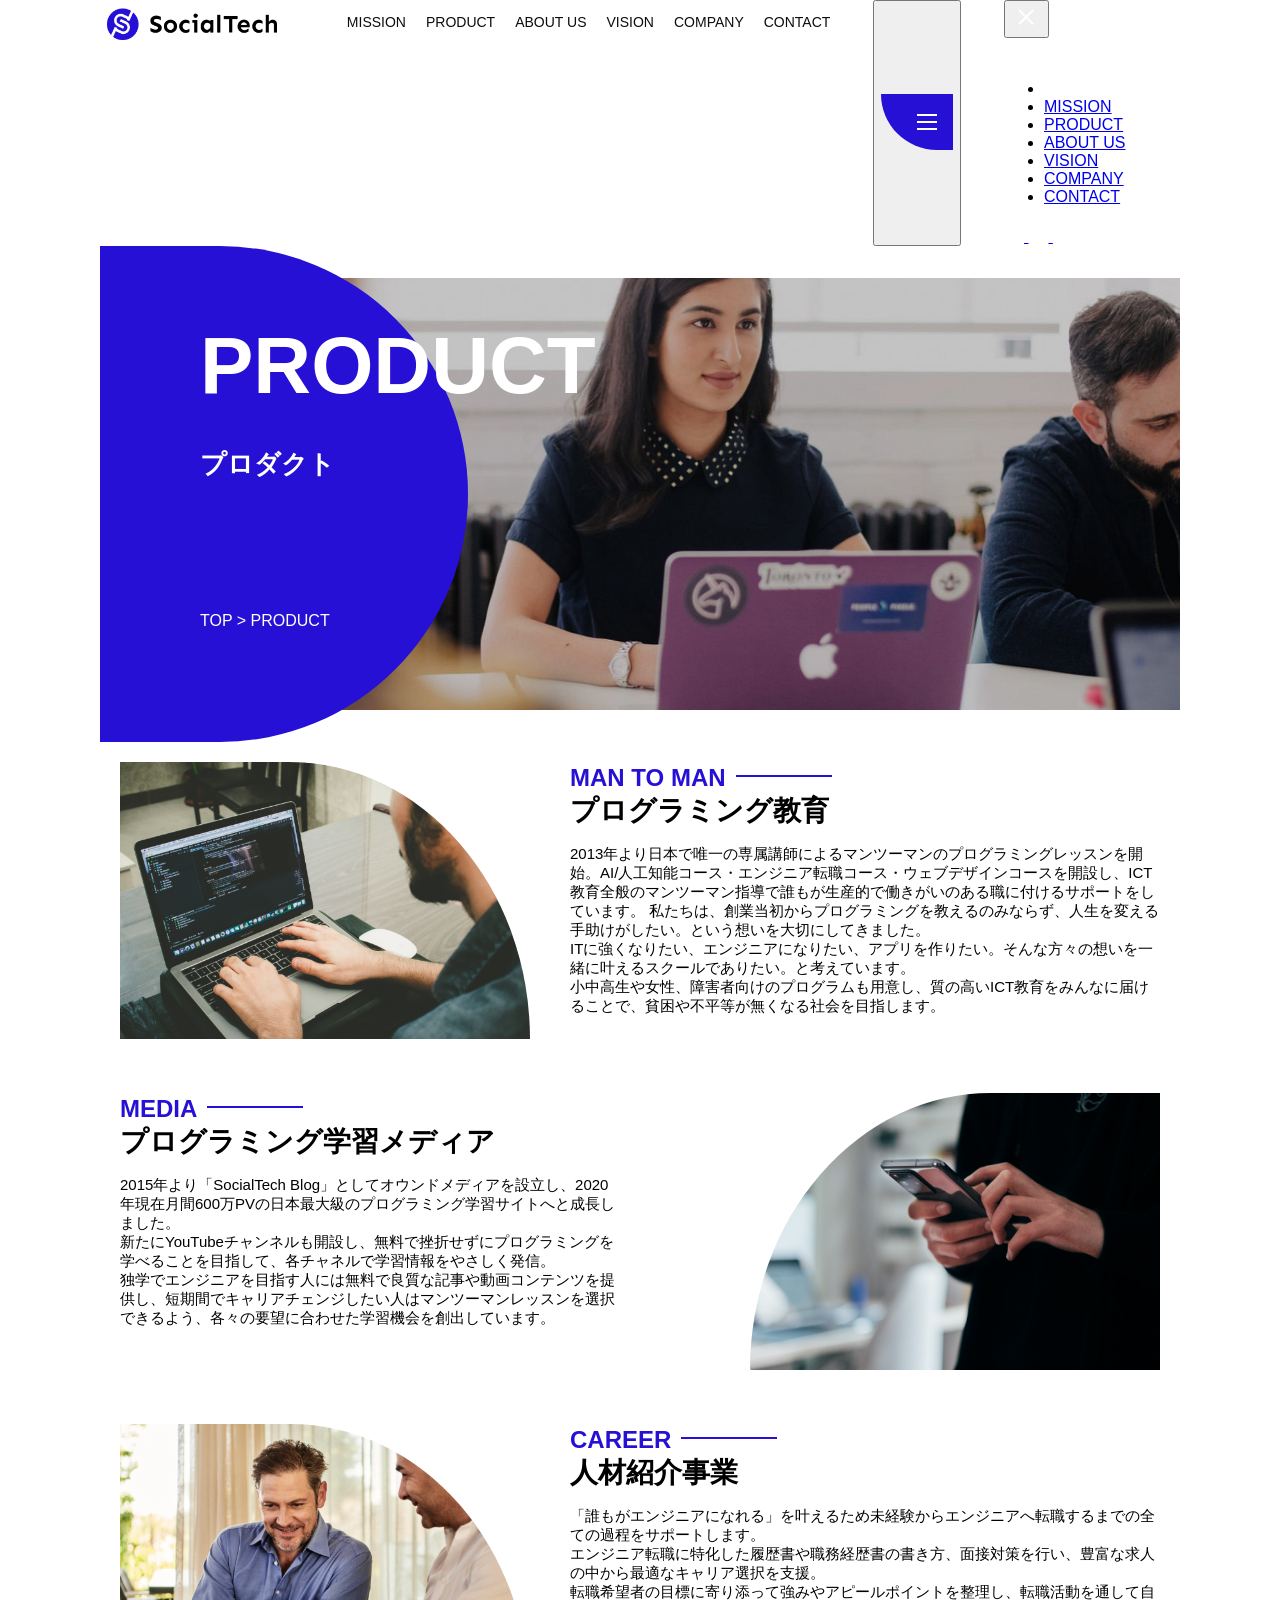
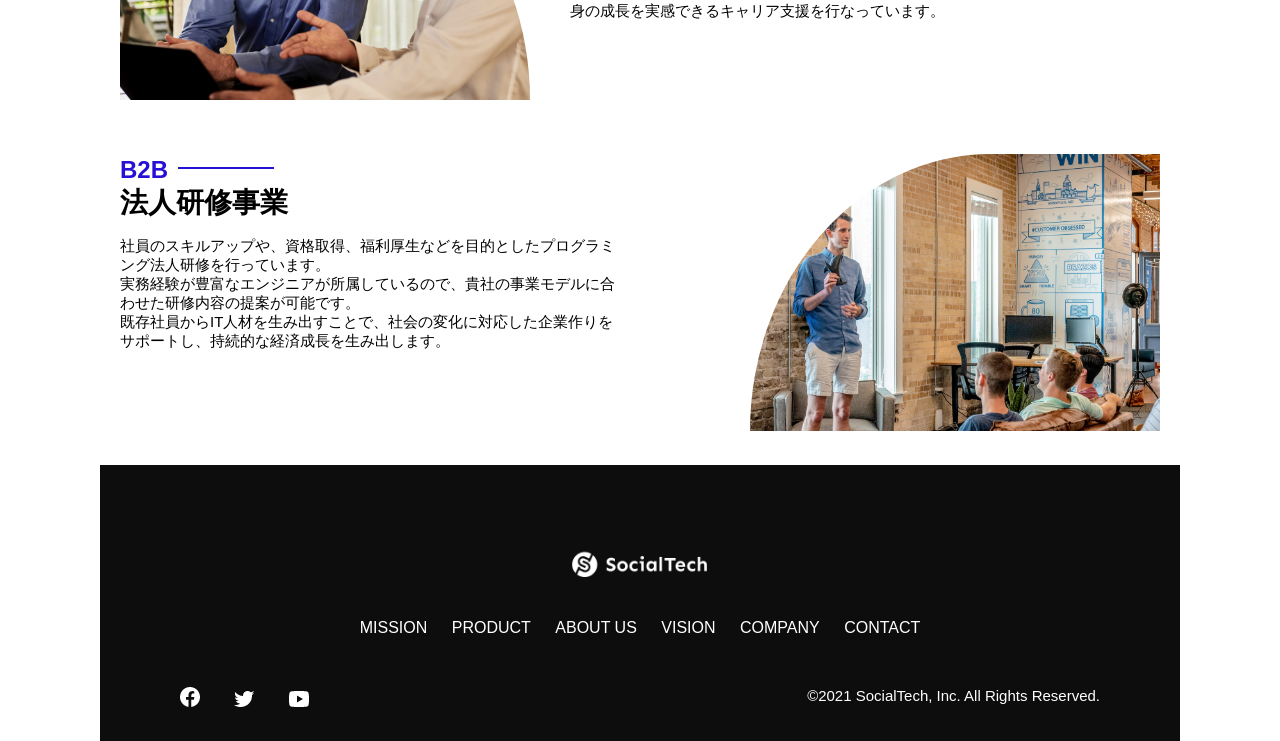
<file: kadai_tutorial_output/product.html>
<!DOCTYPE html>
<html>
  <head>
    <title>SocialTech -PRODUCT プロダクト-</title>
    <meta charset="utf-8">
    <meta name="description" content="SocialTechの4つのプロダクトを紹介します">
    <meta name="viewport" content="width=device-width, initial-scale=1.0">
    <link rel="stylesheet" href="style.css">
  </head>

  <body>
    <!-- ヘッダー -->
    <header>
      <!-- ロゴ -->
      <a href="index.html" id="logo">
        <img src="images/logo.png" alt="トップページに戻る">
      </a>

      <!-- PC用ナビゲーション -->
      <nav id="nav-pc">
        <ul>
          <li><a href="mission.html">MISSION</a></li>
          <li><a href="product.html">PRODUCT</a></li>
          <li><a href="index.html#aboutus">ABOUT US</a></li>
          <li><a href="index.html#vision">VISION</a></li>
          <li><a href="index.html#company">COMPANY</a></li>
          <li><a href="index.html#contact">CONTACT</a></li>
        </ul>
      </nav>

      <!-- スマホ用メニューボタン -->
      <button id="menu-sp" onclick="document.getElementById('nav-sp').style.display = 'block'">
        <img src="images/button-menu.png" alt="ナビゲーションを開く">
      </button>

      <!-- スマホ用ナビゲーション -->
      <div id="nav-sp">
        <button id="close" onclick="document.getElementById('nav-sp').style.display = 'none'">
          <img src="images/button-close.png" alt="ナビゲーションを閉じる">
        </button>

        <nav>
          <ul>
            <li>
              <a id="logo-sp" href="index.html" onclick="document.getElementById('nav-sp').style.display = 'none'"><img src="images/logo-sp.png" alt="トップページに戻る"></a>
            </li>
            <li><a class="menu" href="mission.html" onclick="document.getElementById('nav-sp').style.display = 'none'">MISSION</a></li>
            <li><a class="menu" href="product.html" onclick="document.getElementById('nav-sp').style.display = 'none'">PRODUCT</a></li>
            <li><a class="menu" href="index.html#aboutus" onclick="document.getElementById('nav-sp').style.display = 'none'">ABOUT US</a></li>
            <li><a class="menu" href="index.html#vision" onclick="document.getElementById('nav-sp').style.display = 'none'">VISION</a></li>
            <li><a class="menu" href="index.html#company" onclick="document.getElementById('nav-sp').style.display = 'none'">COMPANY</a></li>
            <li><a class="menu" href="index.html#contact" onclick="document.getElementById('nav-sp').style.display = 'none'">CONTACT</a></li>
          </ul>
        </nav>
        <div id="sns">
          <a href="https://www.facebook.com/sejuku2013">
            <img src="images/button-facebook.png" alt="Facebookのリンク">
          </a>
          <a href="https://twitter.com/samuraijuku">
            <img src="images/button-twitter.png" alt="Twitterのリンク">
          </a>
          <a href="https://www.youtube.com/channel/UCCFOQO5aDK0xXam4cUQXT8g">
            <img src="images/button-youtube.png" alt="YouTubeのリンク">
          </a>
        </div>
      </div>
    </header>

    <main>
      <article>
        <section id="product-main">
           <div class="product-main-inner">
             <div id="product-title">
               <h1>PRODUCT<br><span>プロダクト</span></h1>
               <p>TOP > PRODUCT</p>
             </div>
           </div>
         </section>

         <section class="product-section product-section-left">
           <div class="product-section-img">
             <img src="images/product/product-mantoman.png" alt="PCでコードを書く男性">
           </div>
           <div class="product-read">
             <h2 class="product-h2">MAN TO MAN</h2>
             <h3 class="product-h3">プログラミング教育</h3>
             <p>
               2013年より日本で唯一の専属講師によるマンツーマンのプログラミングレッスンを開始。AI/人工知能コース・エンジニア転職コース・ウェブデザインコースを開設し、ICT教育全般のマンツーマン指導で誰もが生産的で働きがいのある職に付けるサポートをしています。 私たちは、創業当初からプログラミングを教えるのみならず、人生を変える手助けがしたい。という想いを大切にしてきました。<br>ITに強くなりたい、エンジニアになりたい、アプリを作りたい。そんな方々の想いを一緒に叶えるスクールでありたい。と考えています。<br>小中高生や女性、障害者向けのプログラムも用意し、質の高いICT教育をみんなに届けることで、貧困や不平等が無くなる社会を目指します。
             </p>
           </div>
         </section>
 
         <section class="product-section product-section-right">
           <div class="product-read">
             <h2 class="product-h2">MEDIA</h2>
             <h3 class="product-h3">プログラミング学習メディア</h3>
             <p>2015年より「SocialTech Blog」としてオウンドメディアを設立し、2020年現在月間600万PVの日本最大級のプログラミング学習サイトへと成長しました。<br>新たにYouTubeチャンネルも開設し、無料で挫折せずにプログラミングを学べることを目指して、各チャネルで学習情報をやさしく発信。<br>独学でエンジニアを目指す人には無料で良質な記事や動画コンテンツを提供し、短期間でキャリアチェンジしたい人はマンツーマンレッスンを選択できるよう、各々の要望に合わせた学習機会を創出しています。</p>
           </div>
           <div class="product-section-img">
             <img src="images/product/product-media.png" alt="スマートフォンを操作する人">
           </div>
         </section>
 
         <section class="product-section product-section-left">
           <div class="product-section-img">
             <img src="images/product/product-career.png" alt="笑顔で話し合う2人の男性">
           </div>
           <div class="product-read">
             <h2 class="product-h2">CAREER</h2>
             <h3 class="product-h3">人材紹介事業</h3>
             <p>「誰もがエンジニアになれる」を叶えるため未経験からエンジニアへ転職するまでの全ての過程をサポートします。<br>エンジニア転職に特化した履歴書や職務経歴書の書き方、面接対策を行い、豊富な求人の中から最適なキャリア選択を支援。<br>転職希望者の目標に寄り添って強みやアピールポイントを整理し、転職活動を通して自身の成長を実感できるキャリア支援を行なっています。<br></p>
           </div>
         </section>
 
         <section class="product-section product-section-right">
           <div class="product-read">
             <h2 class="product-h2">B2B</h2>
             <h3 class="product-h3">法人研修事業</h3>
             <p>社員のスキルアップや、資格取得、福利厚生などを目的としたプログラミング法人研修を行っています。<br>実務経験が豊富なエンジニアが所属しているので、貴社の事業モデルに合わせた研修内容の提案が可能です。<br>既存社員からIT人材を生み出すことで、社会の変化に対応した企業作りをサポートし、持続的な経済成長を生み出します。</p>
           </div>
           <div class="product-section-img">
             <img src="images/product/product-b2b.png" alt="講演中の男性とそれを聴く人々">
           </div>
         </section>
         
      </article>
    </main>

    <footer>
      <div id="footer-logo">
        <img src="images/logo-sp.png" alt="SocialTech">
      </div>
      <div id="footer-link">
        <a href="mission.html">MISSION</a>
        <a href="product.html">PRODUCT</a>
        <a href="index.html#aboutus">ABOUT US</a>
        <a href="index.html#vision">VISION</a>
        <a href="index.html#company">COMPANY</a>
        <a href="index.html#contact">CONTACT</a>
      </div>
      <div id="sns-footer">
        <div class="sns-btns">
          <a href="https://www.facebook.com/sejuku2013"><img src="images/button-facebook.png" alt="Facebookのリンク"></a>
          <a href="https://twitter.com/samuraijuku"><img src="images/button-twitter.png" alt="Twitterのリンク"></a>
          <a href="https://www.youtube.com/channel/UCCFOQO5aDK0xXam4cUQXT8g"><img src="images/button-youtube.png" alt="YouTubeのリンク"></a>
        </div>
        <p id="copyright">&copy;2021 SocialTech, Inc. All Rights Reserved.</p>
      </div>
    </footer>
    
  </body>
</html>
</file>
<file: html-css-kadai_013/style.css>
/* PC、スマホ共通スタイル */
body {
  font-family: "Source Sans Pro", "Hiragino Kaku Gothic ProN", Meiryo, Arial,
    sans-serif;
}

p {
  font-size: 15px;
}

#main-visual>img {
  width: 100%;
}

/*================
PC用のスタイル 
=================*/
@media screen and (min-width: 768px) {
  /* 横幅設定 */
  body {
    max-width: 1080px;
    min-width: 960px;
    margin: 0 auto;
  }
  /* スマホ用メニューを非表示 */
  #menu-sp,
  #nav-sp {
    display: none;
  }

  /* ヘッダー */
  header {
    display: flex;
    justify-content: space-between;
  }

  /* PCナビゲーションのレイアウト */
  #nav-pc {
    display: block;
    text-align: right;
    font-size: 14px;
    padding-top: 15px;
  }

  /* ナビゲーションリンク */
  #nav-pc > a {
    text-decoration: none;
    margin-left: 20px;
  }

  #nav-pc > a:link,
  #nav-pc > a:visited,
  #nav-pc > a:active {
    color: #0d0d0d;
  }

  #nav-pc > a:hover {
    color: #0d0d0d;
    text-decoration: underline;
  }
}

/*================
SP用のスタイル
=================*/
@media screen and (max-width: 767px) {
  body {
    min-width: 375px;
    margin: 0;
  }

  #nav-pc {
    display: none;
  }

  #menu-sp {
    float: right;
    padding: 0;
  }

  #nav-sp {
    background-color: #ce933e;
    position: absolute;
    left: 0;
    top: 0;
    height: 100%;
    width: 100%;
    display: none;
    z-index: 100;
  }

  #nav-sp ul {
    padding-left: 0;
  }

  #nav-sp li {
    list-style: none;
  }

  #close {
    position: absolute;
    top: 20px;
    right: 20px;
  }

  #logo-sp {
    margin: 80px 0 30px 20px;
  }

  #nav-sp a {
    display: block;
  }

  #nav-sp a:link,
  #nav-sp a:visited,
  #nav-sp a:active {
    color: #ffffff;
  }

  #nav-sp a:hover {
    color: #ffffff;
    text-decoration: underline;
  }

  #nav-sp .menu {
    text-decoration: none;
    display: block;
    margin: 0 20px;
    height: 44px;
    font-size: 16px;
    background-image: url("images/arrow.png");
    background-repeat: no-repeat;
    background-position: right top;
  }
}

 /*====================
  スマートフォン用のスタイル
 =====================*/

 /* sp向けメディアクエリ */
  @media screen and (man-width: 767px) {
    body {
     min-width: 375px;
     margin: 0; 
   }

   /* PCのナビゲーションを非表示に */
   #nav-pc {
     display: none;
}
   /* ハンバーガーメニュー */
   #menu-sp {
     float: right;
     padding: 0;
 }

/* スマホ用ナビゲーション */
  #nav-sp {
    background-color: #ce933e;
    position: absolute;
    left: 0;
    top: 0;
    height: 100%;
    width: 100%;
    display: none;
    z-index: 100;
  }

  #nav-sp ul{
    	padding-left: 0;
  }

  #nav-sp li{
    list-style: none;
}

/* xボタン */
  #close{
    position: absolute;
    top: 20px;
    right: 20px;
}

/* ナビゲーションメニュー用ロゴ	 */
  #logo-sp{
    margin: 80px 0px 30px 20px;
}

  #nav-sp a{
    display: block
}

  #nav-sp a:link{
    color: #ffffff;
}

  #nav-sp a:visited{
    color:	#ffffff;
}	
  #nav-sp a:hover{
    color:	#ffffff;
    text-decoration:	underline;
}		

  #nav-sp a:active{
    color:	#ffffff;
}		

/* メニュー項目 */
#nav-sp.menu{
  text-decoration: none;
  display:	block;
  margin:0 20px;
  height:	44px;
  font-size:	16px;
  background-image:	url("images/arrow.png");
  background-repeat: no-repeat;
    background-position: right top;
}

}
</file>
<file: kadai_tutorial_output/style.css>
/* PC、スマホ共通スタイル */
* {
  box-sizing: border-box;
}

p {
  font-size: 15px;
}

body {
   max-width: 1080px;
   margin: 0 auto 0 auto;
  font-family: "Source Sans Pro", "Hiragino Kaku Gothic ProN", Meiryo, Arial, sans-serif;
}

/* ヘッダー */
 header {
   display: flex;
   justify-content: space-between;
 }

  /* ナビゲーションのレイアウト */
 #nav-pc {
   font-size: 14px;
 }
 
 #nav-pc ul {
   display: flex;
   padding-left: 0;
 }
 
 #nav-pc li {
   list-style: none;
 }
 
 /* ナビゲーションのリンクの装飾設定 */
 #nav-pc a {
   text-decoration: none;
   margin-left: 20px;
   color: #0d0d0d;
 }
 
 #nav-pc a:hover {
   text-decoration: underline;
 }

  /* メインビジュアル*/
 #main-visual {
   position: relative;
   height: 400px;
 }

 #main-message {
   position: absolute;
   top: 0;
   left: 0;
   background-color: #2710d5;
   color: #ffffff;
   border-radius: 0 0 476px 0;
   max-width: 620px;
   height: 100%;
   width: 100%;
   z-index: 11;
 }

  #main-message > h1 {
   font-size: 60px;
   margin: 100px 0 0 50px;
 }
 #main-message > p { 
   font-size: 28px;
   margin: 0 0 0 50px;
 }

 #main-visual > img {
   max-width: 620px;
   border-radius: 476px 0 0 0;
   position: absolute;
   top: 0;
   right: 0;
   z-index: 10;
 }

 /* 見出し */
 h2 {
   margin: 40px 0 0 0;
 }
 
 h2::after {
   content: url("images/line.png");
   margin-left: 10px;
 }
 
 h3 {
   font-size: 27px;
 }

 /* ミッション */
 #mission {
   margin: 80px auto 80px auto;
 }
 
 #mission-flex {
   display: flex;
 }

 #mission-flex > div {
   width: 50%;
   margin: 20px;
 }
 
 #mission-photo {
   width: 100%;
 }
 
 #s2dgs {
   margin-top: 50px;
   width: 100%;
 }

 /* プロダクト */
 #product {
   background-color: #fafafa;
   margin: 80px 0 80px 0;
   padding: 10px 40px 0px 40px;
 }
 
 /* 外枠 */
 #product .product-flex {
   margin-top: 40px;
   display: flex;
 }
 
 /* 左のカラム */
 #product-left {
   width: 50%;
   margin-right: 20px;
 }
 
 /* 右のカラム */
 #product-right {
   width: 50%;
   margin-left: 20px;
   margin-top: 80px;
 }
 
 /* 画像＋説明の枠 */
 #product-left > div {
   position: relative;
   height: 480px;
   margin-right: 20px;
 }
 #product-right > div {
   position: relative;
   height: 480px;
   margin-left: 20px;
 }

 /* 画像 */
 .product-photo {
   width: 100%;
 }

  /* 説明文の枠 */
 .product-explain {
   background-color: #ffffff;
   position: absolute;
   left: 0;
   bottom: 50px;
   margin: 0 40px 0 40px;
   padding: 20px;
   box-shadow: 5px 5px 10px rgba(0, 0, 0, 0.05);
 }
 
 /* 説明文の英語 */
 .product-explain > span {
   color: #2710d5;
   font-weight: bold;
   font-size: 16px;
   margin: 0;
 }
 
 /* 説明文の見出し */
 .product-explain > h3 {
   margin: 5px 0 5px 0;
 }
 
 /* 説明文 */
 .product-explain > p {
   font-size: 14px;
   margin: 0;
 }
 
 /* もっと見るボタン */
 #product-more {
   text-align: center;
 }
 
 #product-more a {
   position: relative;
   bottom: -42px;
 }

 /* ABOUT US */
 #aboutus {
   margin: 80px auto 80px auto;
 }
 
 /* 3つの組織文化と画像を入れる枠 */
 #aboutus > div {
   display: flex;
 }

 /* 画像 */
 .culture-img {
   width: 50%;
   align-self: flex-start;
 }
 
 .culture-img2 {
   margin-top: 50px;
   width: 100%;
 }

 /* 3つの組織文化の表 */
 .culture-table {
   margin-right: 50px;
 }

 /* 番号 */
 .culture-num {
   font-size: 80px;
   color: #2710d5;
   padding: 0 20px 0 0;
 }

 /* 見出し */
 .culture-table th {
   text-align: left;
   font-size: 28px;
   font-weight: bold;
 }

 /* 組織文化英語 */
 .culture-en {
   color: #2710d5;
   font-size: 24px;
 }

 /* 説明文 */
 .culture-description {
   margin: 0;
 }

  /* ビジョン */
 #vision {
   margin: 80px auto 80px auto;
 }
 
 /* セクション内の外枠*/
 #vision > div {
   display: flex;
   justify-content: space-between;
   flex-wrap: wrap;
 }
 
 /*7つの行動指針の枠*/
 .vision-box {
   width: 300px;
   height: 300px;
   margin-bottom: 30px;
   position: relative;
 }

 .vision-box > img {
   width: 100%;
   position: relative;
   z-index: 30;
 }
 
 .vision-box > div {
   position: absolute;
   top: 0;
   left: 0;
   z-index: 31;
   margin-right: 20px;
 }
 
 .vision-box > div > h4 {
   color: #2710d5;
   font-size: 19px;
   margin: 80px 0 0 0;
 }
 
 .vision-box > div > h4::first-letter {
   font-size: 40px;
 }
 
 .vision-box > div > h5 {
   font-size: 20px;
   margin: 0 0 0 0;
 }
 
 .vision-box > div > p {
   margin: 10px 0 0 0;
 }

 /* 会社概要 */
 #company {
   margin: 80px auto 80px auto;
 }

 #company-table {
   width: 100%;
 }
 
 .tableheader {
   text-align: left;
   padding: 20px;
   border-bottom-color: #2710d5;
   border-bottom-width: 1px;
   border-bottom-style: solid;
   width: 100px;
 }
 
 .tableheader-first {
   border-top-color: #2710d5;
   border-top-width: 1px;
   border-top-style: solid;
 }
 
 .cell {
   padding: 30px;
   border-bottom-color: #ececec;
   border-bottom-width: 1px;
   border-bottom-style: solid;
 }
 
 .cell-first {
   border-top-color: #ececec;
   border-top-width: 1px;
   border-top-style: solid;
 }

  #company > iframe {
   width: 100%;
   height: 368px;
   margin-top: 40px;
 }

 /* お問い合わせ */
 #contact {
   margin: 80px auto 80px auto;
 }
 
 /* 外枠 */
 #contact > form > div {
   display: flex;
   flex-direction: row;
   flex-wrap: wrap;
   padding-bottom: 30px;
 }

 /* 左列の見出し */
 .contact-heading {
   width: 240px;
   align-self: center;
 }
 /* 見出しのラベル */
 .contact-label {
   font-weight: bold;
 }
 /* 必須 */
 .contact-span {
   color: #ce2222;
   margin: 0 0 0 20px;
   font-weight: bold;
 }

 /* テキストボックス */
 .contact-textbox {
   border-top: 0px;
   border-left: 0px;
   border-right: 0px;
   border-bottom-width: 1px;
   border-bottom-color: #707070;
   border-style: solid;
   background-color: #fafafa;
   width: 400px;
   height: 56px;
 }
 
 /* お問い合わせ内容のテキストエリア */
 .contact-textarea {
   border-top: 0px;
   border-left: 0px;
   border-right: 0px;
   border-bottom-width: 1px;
   border-bottom-color: #707070;
   background-color: #fafafa;
   width: 400px;
   height: 200px;
}

/* 個人情報の取り扱い */
 #contact dt {
   font-weight: bold;
 }
 
 #contact dd {
   margin: 0 0 16px 0;
 }
 
 #contact dd p {
   margin: 0;
 }
 
 #contact dd ul {
   padding-left: 0;
 }
 
 #contact dd li {
   margin-bottom: 0;
   list-style: none;
 }

 /* フッター */
 footer {
   background-color: #0d0d0d;
   text-align: center;
   padding: 80px 80px 30px 80px;
 }
 
 #footer-logo {
   margin-bottom: 30px;
 }

 #footer-link {
   margin-bottom: 50px;
 }
 
 #footer-link > a {
   text-decoration: none;
   margin: 10px;
   color: #ffffff;
 }
 
 #footer-link > a:hover {
   text-decoration: underline;
 }

 #sns-footer {
   display: flex;
   justify-content: space-between;
 }
 
 #sns-footer a {
   margin-right: 30px;
 }
 
 #copyright {
   color: #ffffff;
   margin: 0;
 }

 /* mission.html用スタイル */
 /* ミッションのメインビジュアル */
 .mission-main-inner {
   background-image: url("images/mission/mission-main.png");
   background-repeat: no-repeat;
   background-position-y: center;
 }
 
 #mission-title {
   background-color: #2710d5;
   width: 368px;
   color: #ffffff;
   height: 496px;
   border-radius: 0 248px 248px 0;
   position: relative;
 }
 
 #mission-title h1 {
   position: absolute;
   top: 0;
   left: 100px;
   font-size: 80px;
   line-height: 1;
 }
 
 #mission-title h1 span {
   font-size: 26px;
 }
 
 #mission-title > p {
   position: absolute;
   top: 350px;
   left: 100px;
   font-size: 16px;
 }


 /* ミッションページ　S2DGSの設定 */
 #mission-s2dgs {
   padding: 20px;
 }
 
 .mission-h2 {
   color: #2710d5;
   font-size: 40px;
 }
 
 .mission-h2::after {
   content: none;
 }

  /* ミッションページ　5つのゴールの設定 */
 #mission-five-goals {
   padding: 20px;
   display: flex;
 }
 
 #mission-five-goals .five-goals-image {
   width: 30%;
   padding: 20px;
 }
 
 #mission-five-goals .five-goals-image img {
   width: 100%;
 }
 
 #mission-five-goals .five-goals-read {
   width: 70%;
   padding: 20px;
 }
 
 #mission-five-goals .five-goals-read > div {
   margin-bottom: 40px;
 }
 
 .fivegoals-image-right {
   float: right;
   margin: 20px;
 }
 
 .fivegoals-image-left {
   float: left;
   margin: 20px;
 }
 
 .fivegoals-number {
   color: #2710d5;
   font-size: 48px;
   font-weight: bold;
   margin: 0;
 }
 
 .fivegoals-h3 {
   font-size: 28px;
   margin: 0;
 }
 
 .fivegoals-p {
   margin: 0;
 }

 /* プロダクトページ */
 .product-main-inner {
   background-image: url("images/product/product-main.png");
   background-repeat: no-repeat;
   background-position-y: center;
 }
 
 #product-title {
   background-color: #2710d5;
   width: 368px;
   color: #ffffff;
   height: 496px;
   border-radius: 0 248px 248px 0;
   position: relative;
 }
 
 #product-title h1 {
   position: absolute;
   top: 0;
   left: 100px;
   font-size: 80px;
   line-height: 1;
 }
 
 #product-title h1 span {
   font-size: 26px;
 }
 
 #product-title > p {
   position: absolute;
   top: 350px;
   left: 100px;
   font-size: 16px;
 }

 /* セクション */
 .product-section {
   display: flex;
   padding: 20px 20px 0;
 }
 
 .product-section .product-section-img {
   width: 450px;
 }
 
 /* 左が画像のセクション*/
 .product-section-left .product-section-img img {
   width: 100%;
   padding: 0 40px 30px 0;
   border-radius: 0 432px 0 0;
 }
 
 .product-section-left .product-read {
   width: 50%;
   flex-grow: 1;
 }
 
 .product-section-left .product-read p {
   margin-bottom: 0;
 }
 
 /* 右が画像のセクション*/
 .product-section-right {
   justify-content: space-between;
 }
 
 .product-section-right .product-section-img img {
   width: 100%;
   padding: 0 0 30px 40px;
   border-radius: 432px 0 0 0;
 }
 
 .product-section-right .product-read {
   width: 500px;
 }
 
 .product-h2 {
   color: #2710d5;
   font-size: 24px;
   margin: 0;
 }
 
 .product-h3 {
   font-size: 28px;
   margin: 0;
 }

 /*====================
  スマートフォン用のスタイル
 =====================*/
 @media screen and (max-width: 767px) {
   /* PC用ナビゲーション非表示 */
   #nav-pc {
     display: none;
   }
 
   /* ハンバーガーメニュー */
   #menu-sp {
     display: block;
     background-color: transparent;
     float: right;
     padding: 0;
     border: none;
   }
 
   /* スマホ用ナビゲーションの表示切替*/
   /* 初期状態、レイアウトと非表示設定 */
   #nav-sp {
     background-color: #2710d5;
     position: fixed;
     left: 0;
     top: 0;
     height: 100%;
     width: 100%;
     display: none;
     z-index: 100;
   }
  
   
     /* ×ボタン */
   #close {
     position: absolute;
     top: 20px;
     right: 20px;
     background-color: transparent;
     border: none;
   }
 
   #nav-sp nav ul {
     padding-left: 0;
   }
 
   #nav-sp nav li {
     list-style: none;
   }
 
   /* ナビゲーションメニュー用ロゴ */
   #logo-sp {
     margin: 80px 0 30px 20px;
   } 

   /* ナビゲーションのリンクの装飾設定 */
  #nav-sp nav a {
    display: block;
    color: #ffffff;
  }
 
  #nav-sp nav a:hover {
     text-decoration: underline;
   }

   /* スマホ用ナビを非表示 */
  #nav-sp,
  #menu-sp {
    display: none;
  }
 
   #nav-sp .menu {
     text-decoration: none;
     margin: 0 20px 0 20px;
     height: 44px;
     font-size: 16px;
     background-image: url("images/arrow.png");
     background-repeat: no-repeat;
     background-position: right top;
   }

    #sns {
    position: absolute;
    bottom: 20px;
    left: 20px;
  }

  #sns > a {
    margin-right: 30px;
  }

  /* メインビジュアル */
   #main-visual {
     position: relative;
     height: 470px;
   }
 
   #main-visual > div {
     text-align: center;
     height: 280px;
   }
 
   #main-visual h1 {
     font-size: 28px;
     margin: 90px 0 0 0;
   }
 
   #main-visual > div > p {
     margin: 0;
     font-size: 15px;
   }
 
   #main-visual > img {
    max-width: 620px;
    border-radius: 476px 0 0 0;
    position: absolute;
    top: 0;
    right: 0;
    z-index: 10;

     }

   /*見出し*/
   h2 {
     margin: 15px 0 15px 0;
   }
   
   h3 {
     font-size: 24px;
     margin: 10px 0 0 0;
   }

   /* ミッション */
   #mission {
     margin: 20px 0 20px 0;
     padding: 0 20px 0 20px;
   }
 
   #mission-flex {
     flex-direction: column;
   }
 
   #mission-flex > div {
   width: 100%;
   margin: 0;
 }

 /* プロダクト */
    #product {
      margin: 0;
      padding: 10px 20px 0 20px;
    }
  
    /* 外枠 */
    #product .product-flex {
      flex-direction: column;
      margin-top: 0;
    }
  
    /* 左右のカラム　スマホでは縦並び */
    #product-left,
    #product-right {
      width: 100%;
      margin: 0;
    }

    /*  画像＋説明の枠 */
   #product-left > div,
   #product-right > div {
     height: auto;
     margin: 0;
   }
 
   /* 説明文の枠 */
   .product-explain {
     position: relative;
     margin: 0;
   }
 
   .product-explain > h3 {
     margin: 10px 0 10px 0;
     font-size: 24px;
   }
 
  /* もっと見るボタン */
    #product-more {
      text-align: left;
    }

    /* ABOUT US */
   #aboutus {
     margin: 80px 20px 80px 20px;
   }
 
   #aboutus > div {
     flex-direction: column;
  }
 
   .culture-table th {
     font-size: 16px;
   }
 
   .culture-table {
     margin-right: 0;
     padding-right: 20px;
     order: 2;
   }
 
   .culture-img {
     width: 100%;
     order: 1;
   }
 
   .culture-img2 {
     margin-top: 0;
   }
 
   .culture-num {
     padding: 0;
   }
 
   .culture-description {
     margin: 0;
   }

   /* ビジョン */
   #vision {
     margin: 80px 20px 80px 20px;
   }
 
   .vision-box > img {
     position: absolute;
     top: 0;
     left: 0;
   }
 
   .vision-box > div > h4 {
     margin: 60px 0 0 0;
   }

   /*会社概要*/
   #company {
     margin: 0 20px 0 20px;
   }
 
   #company > h3 {
     margin-bottom: 20px;
   }

  .tableheader {
     width: 50px;
   }
 
   .cell {
     padding: 20px;
   }
 
   #company > iframe {
     height: 240px;
   }

   /* お問い合わせ */
   #contact {
     margin: 80px 20px 80px 20px;
   }
 
   #contact > h3 {
     margin-bottom: 20px;
   }
 
   #contact > form > div {
     flex-direction: column;
     margin-bottom: 20px;
   }
 
   .contact-heading {
     align-self: auto;
     margin-bottom: 20px;
   }

  .contact-textbox {
     min-width: 300px;
     width: 100%;
   }
 
   .contact-textarea {
     height: 150px;
     width: 100%;
   }
 
   .radiobutton {
     margin-bottom: 20px;
   }

   /* フッター */
   footer {
     padding: 30px 20px 50px 20px;
     text-align: left;
   }
 
   #footer-link > a {
     margin: 0 20px 30px 0;
     display: block;
     background-image: url("images/arrow.png");
     background-repeat: no-repeat;
     background-position: right top;
   }
 
   #footer-link > a:hover {
     text-decoration: underline;
   }
 
   #sns-footer {
     flex-direction: column;
     justify-content: flex-start;
   }
 
   #copyright {
     font-size: 12px;
     margin-top: 30px;
   }

    /* mission.html用スタイル */
   /* ミッションのメインビジュアル */
   #mission-main {
     height: 256px;
     margin-top: 4%;
     position: relative;
   }
 
   .mission-main-inner {
     height: 80%;
     background-size: cover;
   }
 
   #mission-title {
     width: 136px;
     height: 256px;
     position: absolute;
     top: -10%;
   }
 
   #mission-title h1 {
     left: 20px;
     font-size: 40px;
   }
 
   #mission-title h1 span {
     font-size: 18px;
   }
 
   #mission-title > p {
     top: 180px;
     left: 20px;
     font-size: 13px;
   }

   /* ミッションページ　S2DGSの設定 */
    .mission-h2 {
      font-size: 38px;
      margin: 0px;
    }
  
    .mission-h2::after {
      content: none;
    }
  
    #mission-s2dgs > img {
      width: 100%;
    }

    /* ミッションページ　5つのゴールの設定 */
   #mission-five-goals {
     flex-direction: column;
   }
 
   #mission-five-goals > div {
     padding: 0;
   }
 
   #mission-five-goals .five-goals-image,
   #mission-five-goals .five-goals-read {
     width: 100%;
     padding: 0;
   }
 
   #mission-five-goals .five-goals-read > div {
     display: flex;
     flex-direction: column;
   }
 
   .fivegoals-image-right,
   .fivegoals-image-left {
     align-self: center;
   }

   /* プロダクトページ */
   #product-main {
     height: 256px;
     margin-top: 4%;
     position: relative;
   }
 
   .product-main-inner {
     height: 80%;
     background-size: cover;
   }
 
   #product-title {
     width: 136px;
     height: 256px;
     position: absolute;
     top: -10%;
   }
   
   #product-title h1 {
     left: 20px;
     font-size: 40px;
   }
 
   #product-title h1 span {
     font-size: 18px;
   }
 
   #product-title > p {
     top: 180px;
     left: 20px;
     font-size: 13px;
   }

   /* セクション */
   .product-section {
     flex-direction: column;
   }
 
   .product-section .product-section-img {
     width: 100%;
   }
   
   .product-section .product-section-img img {
     width: 100%;
     padding: 0;
   }
 
   /* 左が画像のセクション*/
   .product-section-left .product-section-img img {
     border-radius: 0 300px 0 0;
   }
 
   .product-section-left .product-read {
     width: 100%;
     flex-grow: 1;
   }
 
   /* 右が画像のセクション*/
   .product-section-right .product-section-img img {
     order: 1;
     border-radius: 300px 0 0 0;
   }
 
   .product-section-right .product-read {
     order: 2;
     width: 100%;
   }
  }
</file>
